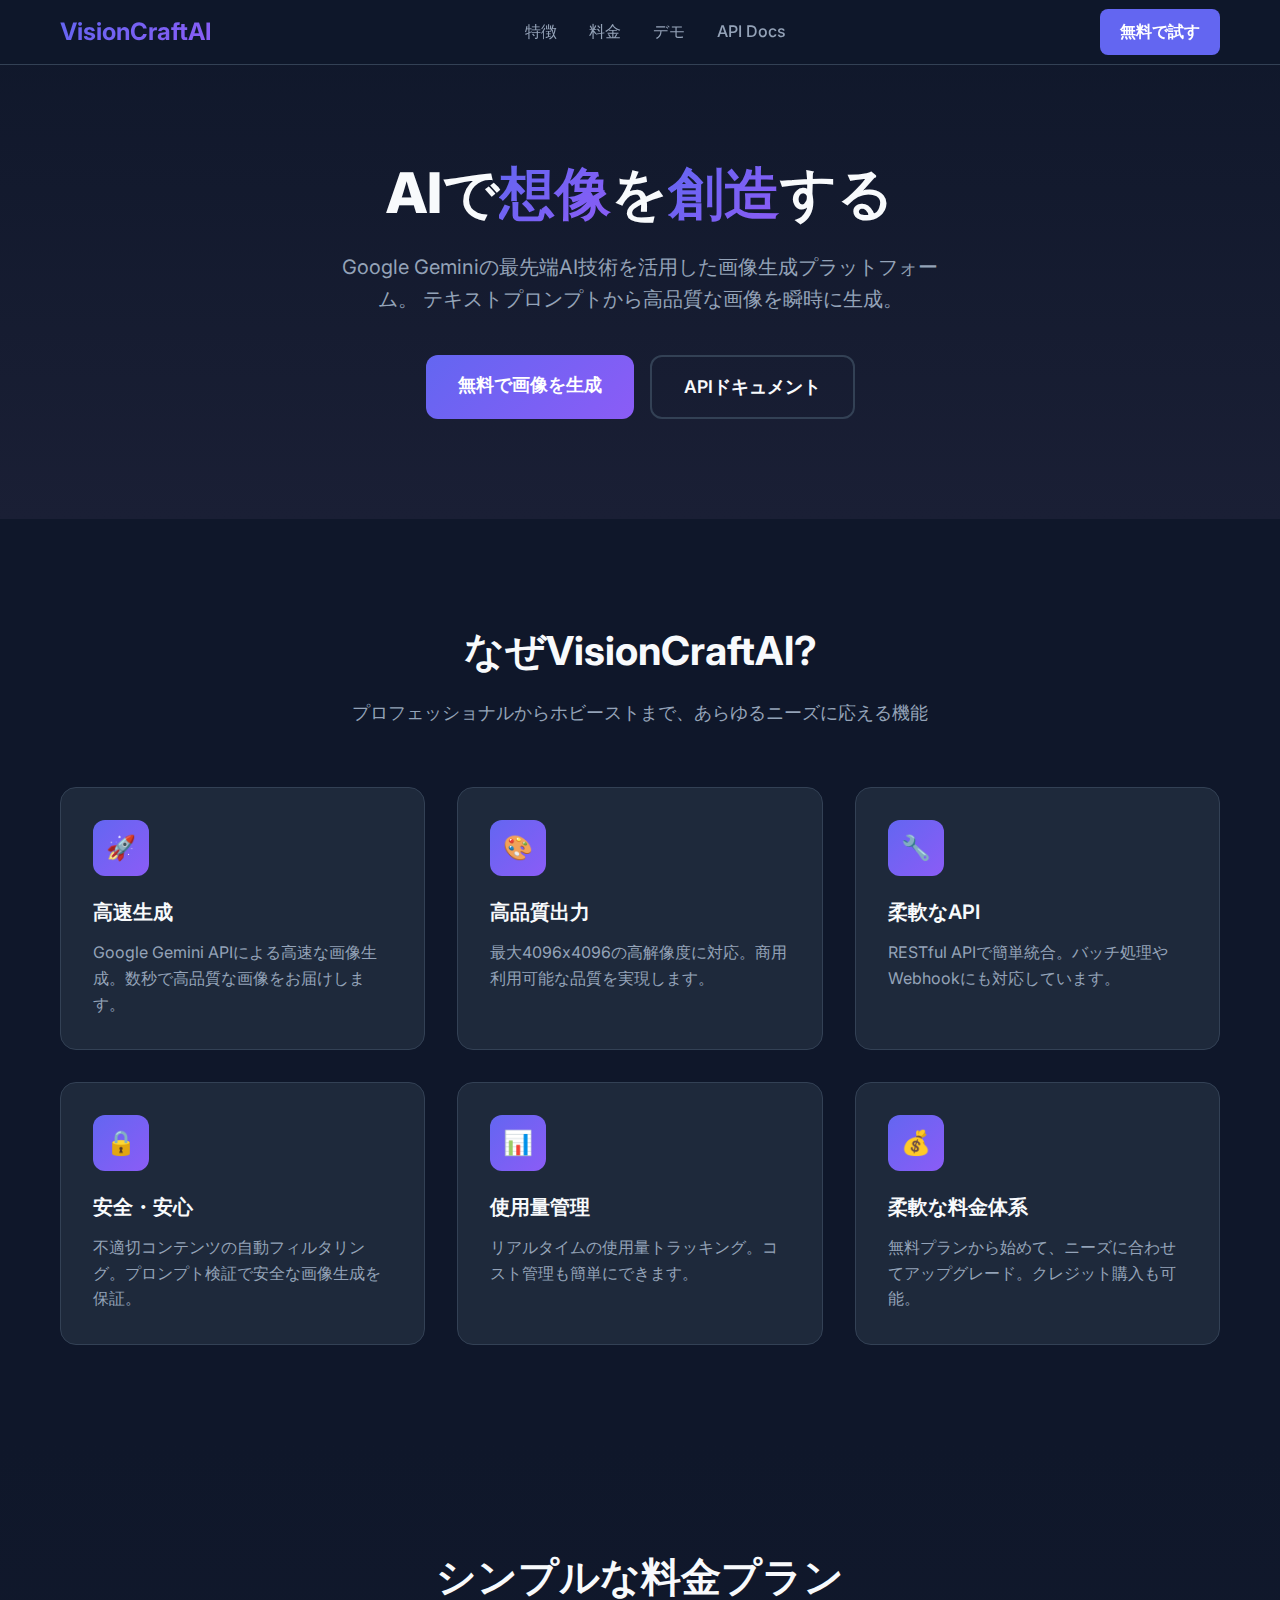
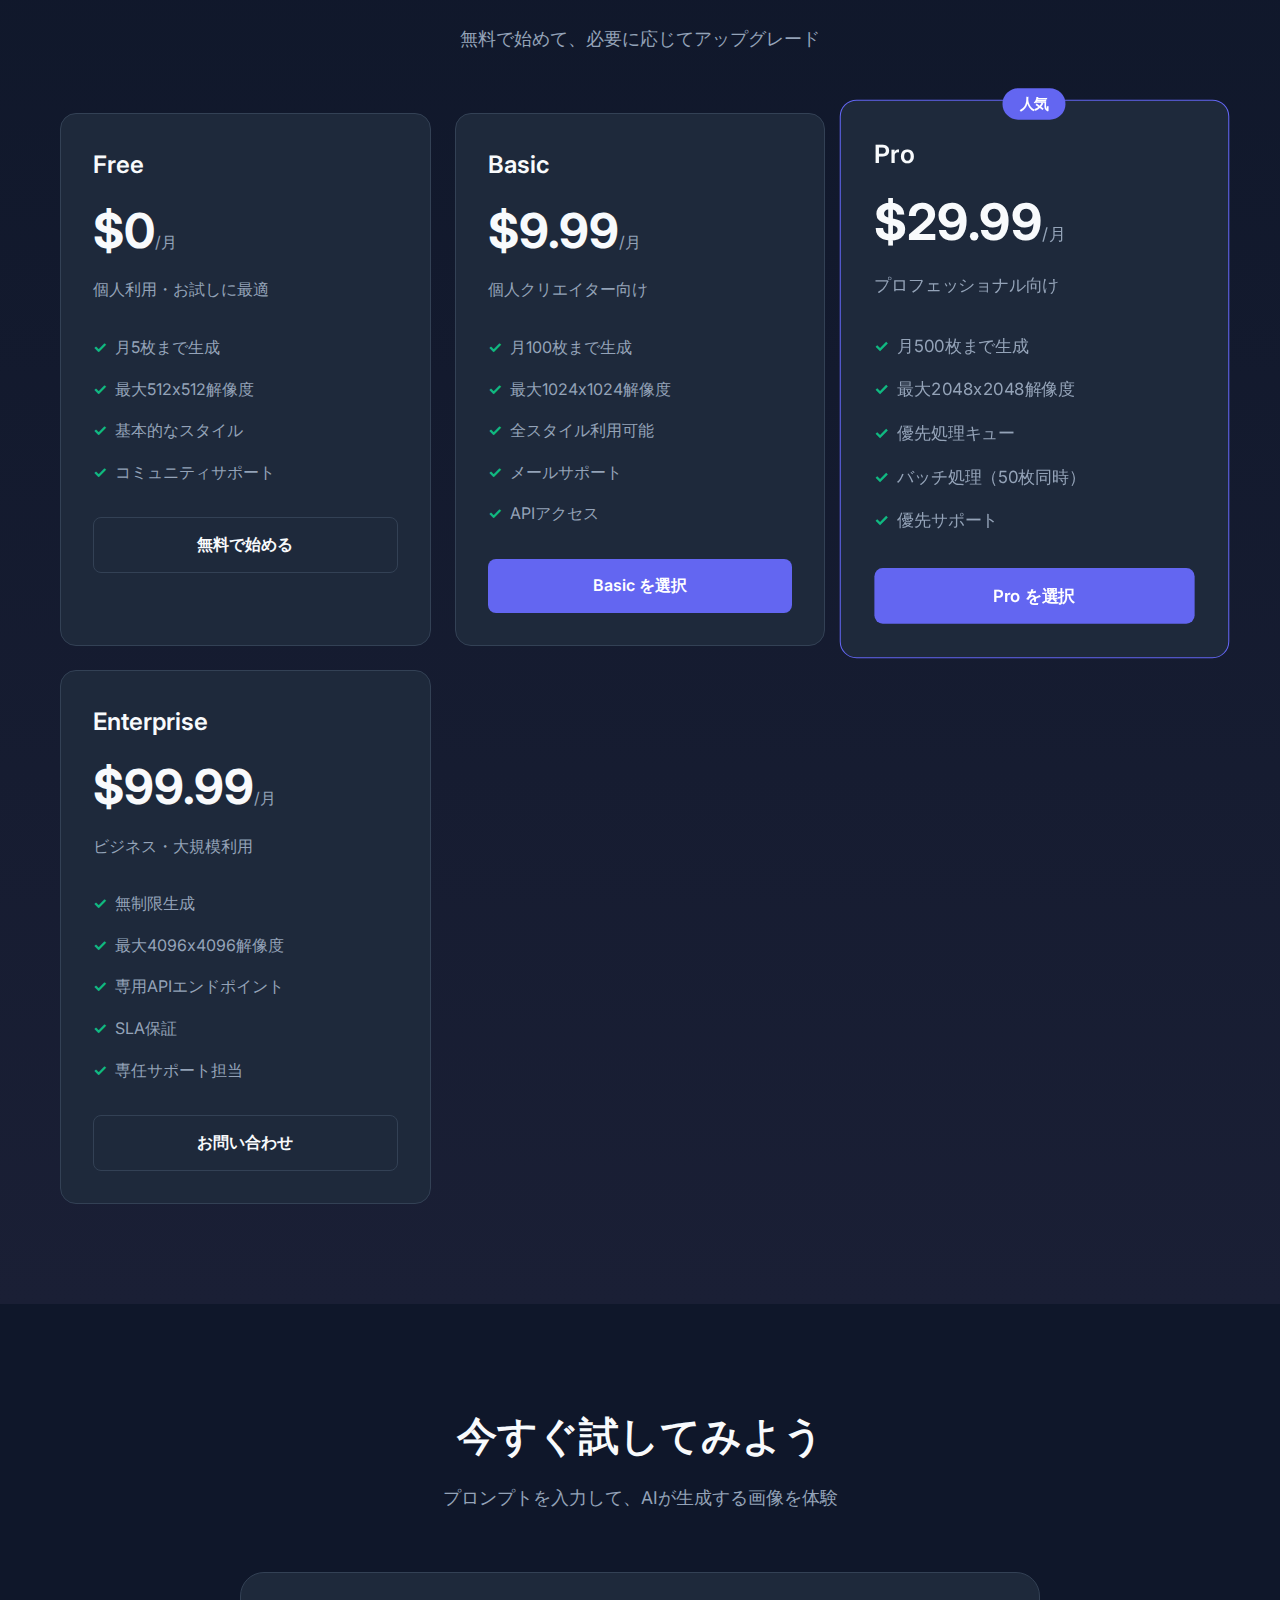
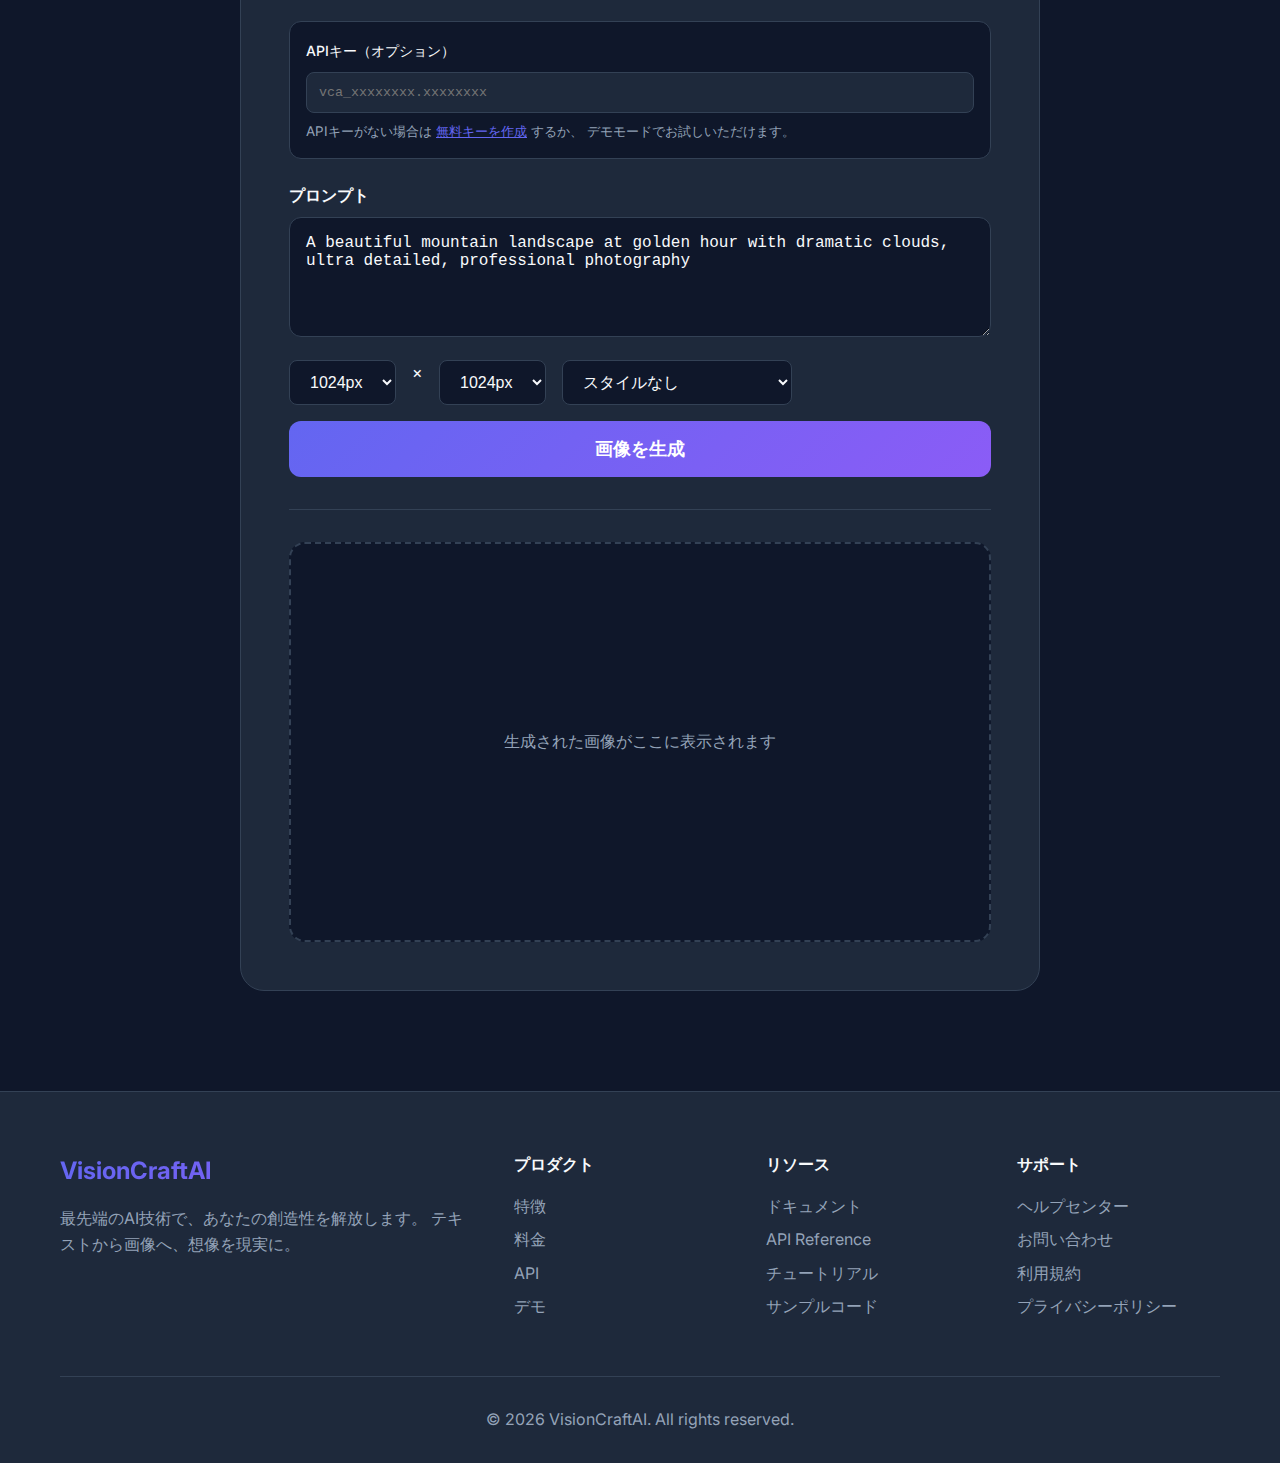
<file: templates/index.html>
<!DOCTYPE html>
<html lang="ja" prefix="og: https://ogp.me/ns#">
<head>
    <meta charset="UTF-8">
    <meta name="viewport" content="width=device-width, initial-scale=1.0">

    <!-- 基本SEOメタタグ -->
    <meta name="description" content="VisionCraftAI - Google Gemini 3を活用した最先端AI画像生成プラットフォーム。テキストプロンプトから高品質な画像を数秒で生成。APIアクセス対応、商用利用可能。">
    <meta name="keywords" content="AI画像生成, AI art, Gemini API, 画像生成AI, テキストから画像, AI画像編集, 人工知能, 画像生成サービス, AI API">
    <meta name="author" content="VisionCraftAI">
    <meta name="robots" content="index, follow">
    <meta name="googlebot" content="index, follow">
    <link rel="canonical" href="https://visioncraftai.example.com/">

    <!-- Open Graph (Facebook, LinkedIn) -->
    <meta property="og:type" content="website">
    <meta property="og:site_name" content="VisionCraftAI">
    <meta property="og:title" content="VisionCraftAI - 最先端AI画像生成プラットフォーム">
    <meta property="og:description" content="Google Gemini 3を活用したAI画像生成。テキストプロンプトから高品質な画像を数秒で生成。無料プランあり。">
    <meta property="og:url" content="https://visioncraftai.example.com/">
    <meta property="og:image" content="https://visioncraftai.example.com/static/images/og-image.png">
    <meta property="og:image:width" content="1200">
    <meta property="og:image:height" content="630">
    <meta property="og:locale" content="ja_JP">

    <!-- Twitter Card -->
    <meta name="twitter:card" content="summary_large_image">
    <meta name="twitter:site" content="@VisionCraftAI">
    <meta name="twitter:creator" content="@VisionCraftAI">
    <meta name="twitter:title" content="VisionCraftAI - AI画像生成プラットフォーム">
    <meta name="twitter:description" content="Google Gemini 3を活用したAI画像生成。テキストから高品質画像を数秒で生成。無料プランあり。">
    <meta name="twitter:image" content="https://visioncraftai.example.com/static/images/twitter-card.png">

    <!-- 追加SEOメタタグ -->
    <meta name="theme-color" content="#6366f1">
    <meta name="msapplication-TileColor" content="#6366f1">
    <meta name="application-name" content="VisionCraftAI">
    <meta name="apple-mobile-web-app-title" content="VisionCraftAI">
    <meta name="apple-mobile-web-app-capable" content="yes">
    <meta name="apple-mobile-web-app-status-bar-style" content="black-translucent">

    <title>VisionCraftAI - AI画像生成プラットフォーム | Google Gemini API</title>

    <!-- Preconnect for performance -->
    <link rel="preconnect" href="https://fonts.googleapis.com">
    <link rel="preconnect" href="https://fonts.gstatic.com" crossorigin>
    <link rel="dns-prefetch" href="https://fonts.googleapis.com">

    <link href="https://fonts.googleapis.com/css2?family=Inter:wght@400;500;600;700;800&display=swap" rel="stylesheet">
    <link rel="stylesheet" href="/static/css/style.css">

    <!-- Schema.org 構造化データ -->
    <script type="application/ld+json">
    {
        "@context": "https://schema.org",
        "@type": "SoftwareApplication",
        "name": "VisionCraftAI",
        "applicationCategory": "MultimediaApplication",
        "operatingSystem": "Web",
        "description": "Google Gemini 3を活用したAI画像生成プラットフォーム。テキストプロンプトから高品質な画像を数秒で生成。",
        "url": "https://visioncraftai.example.com/",
        "offers": [
            {
                "@type": "Offer",
                "name": "Free",
                "price": "0",
                "priceCurrency": "USD",
                "description": "月5枚まで生成、512x512解像度"
            },
            {
                "@type": "Offer",
                "name": "Basic",
                "price": "9.99",
                "priceCurrency": "USD",
                "priceValidUntil": "2027-12-31",
                "description": "月100枚まで生成、1024x1024解像度"
            },
            {
                "@type": "Offer",
                "name": "Pro",
                "price": "29.99",
                "priceCurrency": "USD",
                "priceValidUntil": "2027-12-31",
                "description": "月500枚まで生成、2048x2048解像度、優先処理"
            },
            {
                "@type": "Offer",
                "name": "Enterprise",
                "price": "99.99",
                "priceCurrency": "USD",
                "priceValidUntil": "2027-12-31",
                "description": "無制限生成、4096x4096解像度、SLA保証"
            }
        ],
        "aggregateRating": {
            "@type": "AggregateRating",
            "ratingValue": "4.8",
            "ratingCount": "127",
            "bestRating": "5",
            "worstRating": "1"
        },
        "featureList": [
            "Google Gemini 3による高品質画像生成",
            "最大4096x4096解像度対応",
            "RESTful API提供",
            "バッチ処理対応",
            "不適切コンテンツ自動フィルタリング"
        ]
    }
    </script>

    <!-- Organization 構造化データ -->
    <script type="application/ld+json">
    {
        "@context": "https://schema.org",
        "@type": "Organization",
        "name": "VisionCraftAI",
        "url": "https://visioncraftai.example.com/",
        "logo": "https://visioncraftai.example.com/static/images/logo.png",
        "sameAs": [
            "https://twitter.com/VisionCraftAI",
            "https://github.com/VisionCraftAI"
        ],
        "contactPoint": {
            "@type": "ContactPoint",
            "email": "contact@visioncraftai.example.com",
            "contactType": "customer service"
        }
    }
    </script>

    <!-- FAQ 構造化データ -->
    <script type="application/ld+json">
    {
        "@context": "https://schema.org",
        "@type": "FAQPage",
        "mainEntity": [
            {
                "@type": "Question",
                "name": "VisionCraftAIとは何ですか？",
                "acceptedAnswer": {
                    "@type": "Answer",
                    "text": "VisionCraftAIは、Google Gemini 3モデルを活用したAI画像生成プラットフォームです。テキストプロンプトを入力するだけで、高品質な画像を数秒で生成できます。"
                }
            },
            {
                "@type": "Question",
                "name": "無料で使えますか？",
                "acceptedAnswer": {
                    "@type": "Answer",
                    "text": "はい、無料プランでは月5枚まで画像を生成できます。より多くの画像を生成したい場合は、Basic（$9.99/月）やPro（$29.99/月）プランをご利用ください。"
                }
            },
            {
                "@type": "Question",
                "name": "APIは提供されていますか？",
                "acceptedAnswer": {
                    "@type": "Answer",
                    "text": "はい、RESTful APIを提供しています。BasicプランからAPIアクセスが可能で、バッチ処理やWebhookにも対応しています。"
                }
            },
            {
                "@type": "Question",
                "name": "生成した画像は商用利用できますか？",
                "acceptedAnswer": {
                    "@type": "Answer",
                    "text": "はい、有料プランで生成した画像は商用利用可能です。ただし、生成時のプロンプトに第三者の著作権・商標を侵害する内容が含まれないようご注意ください。"
                }
            }
        ]
    }
    </script>
</head>
<body>
    <!-- ナビゲーション -->
    <nav class="navbar">
        <div class="container">
            <a href="/" class="logo">VisionCraftAI</a>
            <ul class="nav-links">
                <li><a href="#features">特徴</a></li>
                <li><a href="#pricing">料金</a></li>
                <li><a href="#demo">デモ</a></li>
                <li><a href="/docs">API Docs</a></li>
            </ul>
            <a href="#demo" class="nav-cta">無料で試す</a>
        </div>
    </nav>

    <!-- ヒーローセクション -->
    <section class="hero">
        <div class="container">
            <h1>
                AIで<span>想像</span>を<span>創造</span>する
            </h1>
            <p>
                Google Geminiの最先端AI技術を活用した画像生成プラットフォーム。
                テキストプロンプトから高品質な画像を瞬時に生成。
            </p>
            <div class="hero-buttons">
                <a href="#demo" class="btn-primary">無料で画像を生成</a>
                <a href="/docs" class="btn-secondary">APIドキュメント</a>
            </div>
        </div>
    </section>

    <!-- 特徴セクション -->
    <section class="features" id="features">
        <div class="container">
            <h2 class="section-title">なぜVisionCraftAI?</h2>
            <p class="section-subtitle">プロフェッショナルからホビーストまで、あらゆるニーズに応える機能</p>

            <div class="features-grid">
                <div class="feature-card">
                    <div class="feature-icon">🚀</div>
                    <h3>高速生成</h3>
                    <p>Google Gemini APIによる高速な画像生成。数秒で高品質な画像をお届けします。</p>
                </div>

                <div class="feature-card">
                    <div class="feature-icon">🎨</div>
                    <h3>高品質出力</h3>
                    <p>最大4096x4096の高解像度に対応。商用利用可能な品質を実現します。</p>
                </div>

                <div class="feature-card">
                    <div class="feature-icon">🔧</div>
                    <h3>柔軟なAPI</h3>
                    <p>RESTful APIで簡単統合。バッチ処理やWebhookにも対応しています。</p>
                </div>

                <div class="feature-card">
                    <div class="feature-icon">🔒</div>
                    <h3>安全・安心</h3>
                    <p>不適切コンテンツの自動フィルタリング。プロンプト検証で安全な画像生成を保証。</p>
                </div>

                <div class="feature-card">
                    <div class="feature-icon">📊</div>
                    <h3>使用量管理</h3>
                    <p>リアルタイムの使用量トラッキング。コスト管理も簡単にできます。</p>
                </div>

                <div class="feature-card">
                    <div class="feature-icon">💰</div>
                    <h3>柔軟な料金体系</h3>
                    <p>無料プランから始めて、ニーズに合わせてアップグレード。クレジット購入も可能。</p>
                </div>
            </div>
        </div>
    </section>

    <!-- 料金セクション -->
    <section class="pricing" id="pricing">
        <div class="container">
            <h2 class="section-title">シンプルな料金プラン</h2>
            <p class="section-subtitle">無料で始めて、必要に応じてアップグレード</p>

            <div class="pricing-grid">
                <div class="pricing-card">
                    <h3>Free</h3>
                    <div class="price">$0<span>/月</span></div>
                    <p class="price-desc">個人利用・お試しに最適</p>
                    <ul class="pricing-features">
                        <li>月5枚まで生成</li>
                        <li>最大512x512解像度</li>
                        <li>基本的なスタイル</li>
                        <li>コミュニティサポート</li>
                    </ul>
                    <a href="#demo" class="pricing-btn pricing-btn-secondary" data-plan="free">無料で始める</a>
                </div>

                <div class="pricing-card">
                    <h3>Basic</h3>
                    <div class="price">$9.99<span>/月</span></div>
                    <p class="price-desc">個人クリエイター向け</p>
                    <ul class="pricing-features">
                        <li>月100枚まで生成</li>
                        <li>最大1024x1024解像度</li>
                        <li>全スタイル利用可能</li>
                        <li>メールサポート</li>
                        <li>APIアクセス</li>
                    </ul>
                    <a href="#" class="pricing-btn pricing-btn-primary" data-plan="basic">Basic を選択</a>
                </div>

                <div class="pricing-card popular">
                    <h3>Pro</h3>
                    <div class="price">$29.99<span>/月</span></div>
                    <p class="price-desc">プロフェッショナル向け</p>
                    <ul class="pricing-features">
                        <li>月500枚まで生成</li>
                        <li>最大2048x2048解像度</li>
                        <li>優先処理キュー</li>
                        <li>バッチ処理（50枚同時）</li>
                        <li>優先サポート</li>
                    </ul>
                    <a href="#" class="pricing-btn pricing-btn-primary" data-plan="pro">Pro を選択</a>
                </div>

                <div class="pricing-card">
                    <h3>Enterprise</h3>
                    <div class="price">$99.99<span>/月</span></div>
                    <p class="price-desc">ビジネス・大規模利用</p>
                    <ul class="pricing-features">
                        <li>無制限生成</li>
                        <li>最大4096x4096解像度</li>
                        <li>専用APIエンドポイント</li>
                        <li>SLA保証</li>
                        <li>専任サポート担当</li>
                    </ul>
                    <a href="#" class="pricing-btn pricing-btn-secondary" data-plan="enterprise">お問い合わせ</a>
                </div>
            </div>
        </div>
    </section>

    <!-- デモセクション -->
    <section class="demo-section" id="demo">
        <div class="container">
            <h2 class="section-title">今すぐ試してみよう</h2>
            <p class="section-subtitle">プロンプトを入力して、AIが生成する画像を体験</p>

            <div class="demo-container">
                <div class="api-key-section">
                    <label for="apiKeyInput">APIキー（オプション）</label>
                    <input type="text" id="apiKeyInput" placeholder="vca_xxxxxxxx.xxxxxxxx">
                    <small>
                        APIキーがない場合は <a href="#" id="createKeyBtn">無料キーを作成</a> するか、
                        デモモードでお試しいただけます。
                    </small>
                </div>

                <div class="demo-form">
                    <label for="promptInput">プロンプト</label>
                    <textarea id="promptInput" placeholder="例: A serene Japanese garden with cherry blossoms at sunset, photorealistic, 4K quality">A beautiful mountain landscape at golden hour with dramatic clouds, ultra detailed, professional photography</textarea>

                    <div class="demo-options">
                        <select id="widthSelect">
                            <option value="512">512px</option>
                            <option value="1024" selected>1024px</option>
                            <option value="2048">2048px</option>
                        </select>
                        <span>×</span>
                        <select id="heightSelect">
                            <option value="512">512px</option>
                            <option value="1024" selected>1024px</option>
                            <option value="2048">2048px</option>
                        </select>
                        <select id="styleSelect">
                            <option value="">スタイルなし</option>
                            <option value="photorealistic">フォトリアリスティック</option>
                            <option value="artistic">アーティスティック</option>
                            <option value="anime">アニメ調</option>
                            <option value="digital_art">デジタルアート</option>
                        </select>
                    </div>

                    <button id="generateBtn" class="generate-btn">画像を生成</button>
                </div>

                <div class="demo-result" id="resultContainer">
                    <div class="result-placeholder" id="resultPlaceholder">
                        生成された画像がここに表示されます
                    </div>
                    <img class="result-image" id="resultImage" alt="Generated Image">
                </div>
            </div>
        </div>
    </section>

    <!-- フッター -->
    <footer class="footer">
        <div class="container">
            <div class="footer-grid">
                <div class="footer-brand">
                    <div class="logo">VisionCraftAI</div>
                    <p>
                        最先端のAI技術で、あなたの創造性を解放します。
                        テキストから画像へ、想像を現実に。
                    </p>
                </div>

                <div class="footer-links">
                    <h4>プロダクト</h4>
                    <ul>
                        <li><a href="#features">特徴</a></li>
                        <li><a href="#pricing">料金</a></li>
                        <li><a href="/docs">API</a></li>
                        <li><a href="#demo">デモ</a></li>
                    </ul>
                </div>

                <div class="footer-links">
                    <h4>リソース</h4>
                    <ul>
                        <li><a href="/docs">ドキュメント</a></li>
                        <li><a href="/redoc">API Reference</a></li>
                        <li><a href="#">チュートリアル</a></li>
                        <li><a href="#">サンプルコード</a></li>
                    </ul>
                </div>

                <div class="footer-links">
                    <h4>サポート</h4>
                    <ul>
                        <li><a href="#">ヘルプセンター</a></li>
                        <li><a href="#">お問い合わせ</a></li>
                        <li><a href="#">利用規約</a></li>
                        <li><a href="#">プライバシーポリシー</a></li>
                    </ul>
                </div>
            </div>

            <div class="footer-bottom">
                <p>&copy; 2026 VisionCraftAI. All rights reserved.</p>
            </div>
        </div>
    </footer>

    <!-- 通知 -->
    <div id="notification" class="notification"></div>

    <script src="/static/js/app.js"></script>
</body>
</html>
</file>
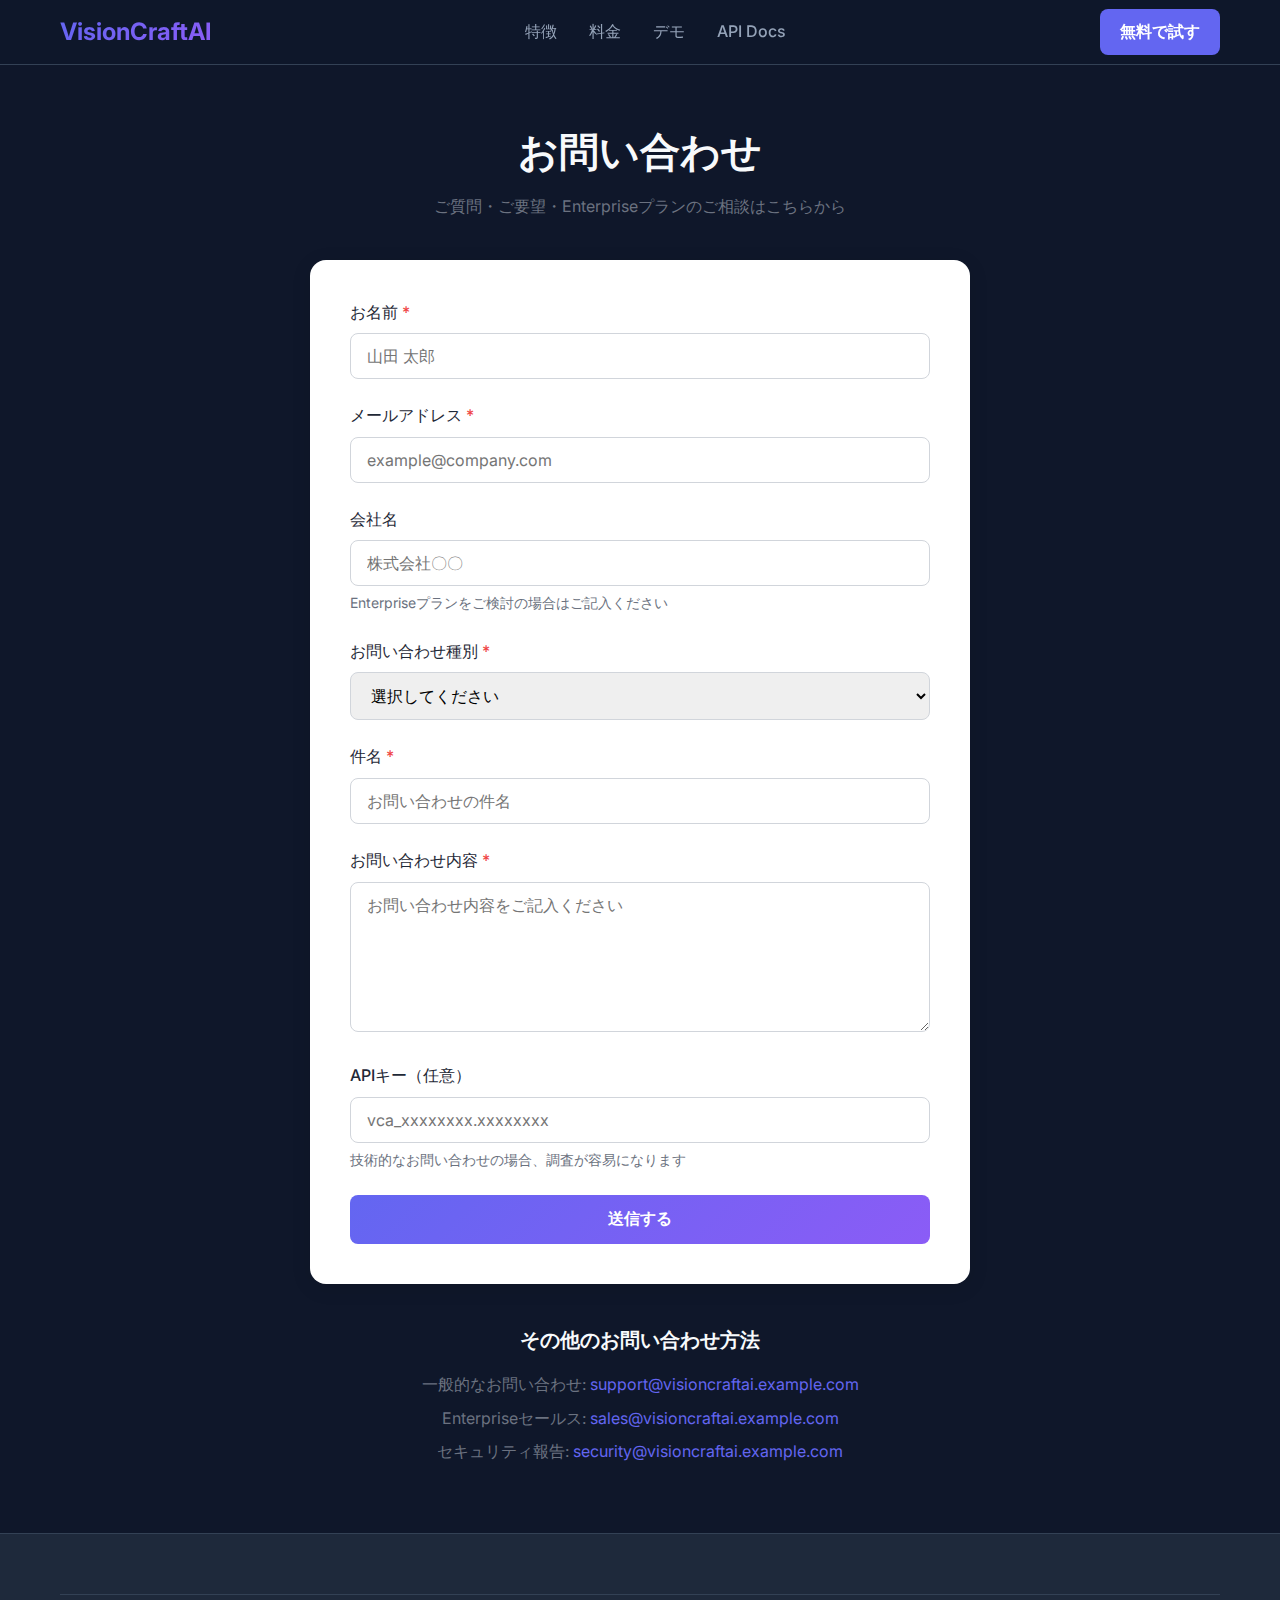
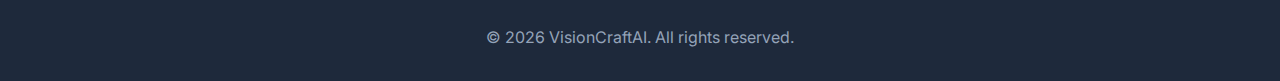
<file: templates/contact.html>
<!DOCTYPE html>
<html lang="ja">
<head>
    <meta charset="UTF-8">
    <meta name="viewport" content="width=device-width, initial-scale=1.0">
    <meta name="description" content="VisionCraftAI お問い合わせ - ご質問・ご要望・Enterprise相談">
    <title>お問い合わせ | VisionCraftAI</title>
    <link href="https://fonts.googleapis.com/css2?family=Inter:wght@400;500;600;700&display=swap" rel="stylesheet">
    <link rel="stylesheet" href="/static/css/style.css">
    <style>
        .contact-container {
            max-width: 700px;
            margin: 0 auto;
            padding: 120px 20px 60px;
        }
        .contact-container h1 {
            font-size: 2.5rem;
            margin-bottom: 10px;
            text-align: center;
        }
        .contact-container .subtitle {
            color: #6b7280;
            text-align: center;
            margin-bottom: 40px;
        }
        .contact-form {
            background: white;
            padding: 40px;
            border-radius: 16px;
            box-shadow: 0 4px 20px rgba(0, 0, 0, 0.1);
        }
        .form-group {
            margin-bottom: 24px;
        }
        .form-group label {
            display: block;
            font-weight: 500;
            margin-bottom: 8px;
            color: #1f2937;
        }
        .form-group label .required {
            color: #ef4444;
            margin-left: 4px;
        }
        .form-group input,
        .form-group select,
        .form-group textarea {
            width: 100%;
            padding: 12px 16px;
            border: 1px solid #d1d5db;
            border-radius: 8px;
            font-size: 1rem;
            font-family: inherit;
            transition: border-color 0.2s, box-shadow 0.2s;
        }
        .form-group input:focus,
        .form-group select:focus,
        .form-group textarea:focus {
            outline: none;
            border-color: #6366f1;
            box-shadow: 0 0 0 3px rgba(99, 102, 241, 0.1);
        }
        .form-group textarea {
            min-height: 150px;
            resize: vertical;
        }
        .form-group small {
            display: block;
            margin-top: 6px;
            color: #6b7280;
            font-size: 0.875rem;
        }
        .submit-btn {
            width: 100%;
            padding: 14px 24px;
            background: linear-gradient(135deg, #6366f1, #8b5cf6);
            color: white;
            border: none;
            border-radius: 8px;
            font-size: 1rem;
            font-weight: 600;
            cursor: pointer;
            transition: transform 0.2s, box-shadow 0.2s;
        }
        .submit-btn:hover {
            transform: translateY(-2px);
            box-shadow: 0 8px 20px rgba(99, 102, 241, 0.3);
        }
        .submit-btn:disabled {
            opacity: 0.6;
            cursor: not-allowed;
            transform: none;
        }
        .contact-info {
            margin-top: 40px;
            text-align: center;
        }
        .contact-info h3 {
            font-size: 1.25rem;
            margin-bottom: 16px;
        }
        .contact-info p {
            color: #6b7280;
            margin-bottom: 8px;
        }
        .contact-info a {
            color: #6366f1;
            text-decoration: none;
        }
        .success-message {
            display: none;
            background: #d1fae5;
            color: #065f46;
            padding: 16px;
            border-radius: 8px;
            margin-bottom: 24px;
            text-align: center;
        }
        .error-message {
            display: none;
            background: #fee2e2;
            color: #991b1b;
            padding: 16px;
            border-radius: 8px;
            margin-bottom: 24px;
            text-align: center;
        }
    </style>
</head>
<body>
    <nav class="navbar">
        <div class="container">
            <a href="/" class="logo">VisionCraftAI</a>
            <ul class="nav-links">
                <li><a href="/#features">特徴</a></li>
                <li><a href="/#pricing">料金</a></li>
                <li><a href="/#demo">デモ</a></li>
                <li><a href="/docs">API Docs</a></li>
            </ul>
            <a href="/#demo" class="nav-cta">無料で試す</a>
        </div>
    </nav>

    <div class="contact-container">
        <h1>お問い合わせ</h1>
        <p class="subtitle">ご質問・ご要望・Enterpriseプランのご相談はこちらから</p>

        <div class="contact-form">
            <div class="success-message" id="successMessage">
                お問い合わせを受け付けました。2-3営業日以内にご返信いたします。
            </div>
            <div class="error-message" id="errorMessage">
                送信に失敗しました。しばらくしてから再度お試しください。
            </div>

            <form id="contactForm">
                <div class="form-group">
                    <label for="name">お名前<span class="required">*</span></label>
                    <input type="text" id="name" name="name" required placeholder="山田 太郎">
                </div>

                <div class="form-group">
                    <label for="email">メールアドレス<span class="required">*</span></label>
                    <input type="email" id="email" name="email" required placeholder="example@company.com">
                </div>

                <div class="form-group">
                    <label for="company">会社名</label>
                    <input type="text" id="company" name="company" placeholder="株式会社〇〇">
                    <small>Enterpriseプランをご検討の場合はご記入ください</small>
                </div>

                <div class="form-group">
                    <label for="category">お問い合わせ種別<span class="required">*</span></label>
                    <select id="category" name="category" required>
                        <option value="">選択してください</option>
                        <option value="general">一般的なご質問</option>
                        <option value="technical">技術的なご質問</option>
                        <option value="billing">料金・お支払いについて</option>
                        <option value="enterprise">Enterpriseプランのご相談</option>
                        <option value="partnership">パートナーシップ・提携</option>
                        <option value="bug">不具合報告</option>
                        <option value="feature">機能リクエスト</option>
                        <option value="other">その他</option>
                    </select>
                </div>

                <div class="form-group">
                    <label for="subject">件名<span class="required">*</span></label>
                    <input type="text" id="subject" name="subject" required placeholder="お問い合わせの件名">
                </div>

                <div class="form-group">
                    <label for="message">お問い合わせ内容<span class="required">*</span></label>
                    <textarea id="message" name="message" required placeholder="お問い合わせ内容をご記入ください"></textarea>
                </div>

                <div class="form-group">
                    <label for="apiKey">APIキー（任意）</label>
                    <input type="text" id="apiKey" name="api_key" placeholder="vca_xxxxxxxx.xxxxxxxx">
                    <small>技術的なお問い合わせの場合、調査が容易になります</small>
                </div>

                <button type="submit" class="submit-btn" id="submitBtn">送信する</button>
            </form>
        </div>

        <div class="contact-info">
            <h3>その他のお問い合わせ方法</h3>
            <p>一般的なお問い合わせ: <a href="mailto:support@visioncraftai.example.com">support@visioncraftai.example.com</a></p>
            <p>Enterpriseセールス: <a href="mailto:sales@visioncraftai.example.com">sales@visioncraftai.example.com</a></p>
            <p>セキュリティ報告: <a href="mailto:security@visioncraftai.example.com">security@visioncraftai.example.com</a></p>
        </div>
    </div>

    <footer class="footer">
        <div class="container">
            <div class="footer-bottom">
                <p>&copy; 2026 VisionCraftAI. All rights reserved.</p>
            </div>
        </div>
    </footer>

    <script>
        document.getElementById('contactForm').addEventListener('submit', async function(e) {
            e.preventDefault();

            const submitBtn = document.getElementById('submitBtn');
            const successMessage = document.getElementById('successMessage');
            const errorMessage = document.getElementById('errorMessage');

            // ボタンを無効化
            submitBtn.disabled = true;
            submitBtn.textContent = '送信中...';

            // メッセージをリセット
            successMessage.style.display = 'none';
            errorMessage.style.display = 'none';

            // フォームデータを収集
            const formData = {
                name: document.getElementById('name').value,
                email: document.getElementById('email').value,
                company: document.getElementById('company').value,
                category: document.getElementById('category').value,
                subject: document.getElementById('subject').value,
                message: document.getElementById('message').value,
                api_key: document.getElementById('apiKey').value
            };

            try {
                const response = await fetch('/api/v1/contact', {
                    method: 'POST',
                    headers: {
                        'Content-Type': 'application/json'
                    },
                    body: JSON.stringify(formData)
                });

                if (response.ok) {
                    successMessage.style.display = 'block';
                    this.reset();
                } else {
                    throw new Error('送信に失敗しました');
                }
            } catch (error) {
                console.error('Error:', error);
                errorMessage.style.display = 'block';
            } finally {
                submitBtn.disabled = false;
                submitBtn.textContent = '送信する';
            }
        });
    </script>
</body>
</html>
</file>
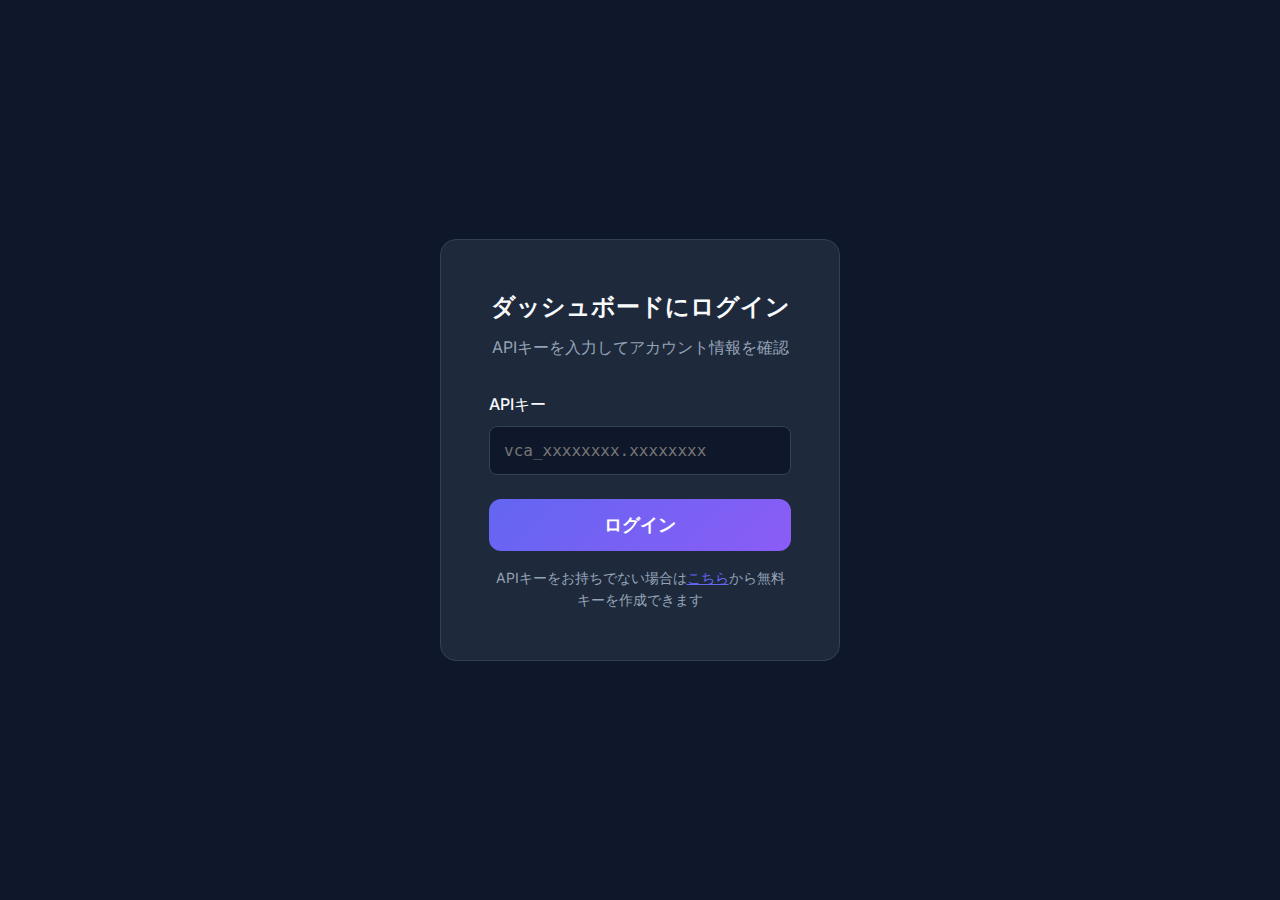
<file: templates/dashboard.html>
<!DOCTYPE html>
<html lang="ja">
<head>
    <meta charset="UTF-8">
    <meta name="viewport" content="width=device-width, initial-scale=1.0">
    <meta name="robots" content="noindex, nofollow">
    <title>ダッシュボード - VisionCraftAI</title>
    <link rel="preconnect" href="https://fonts.googleapis.com">
    <link rel="preconnect" href="https://fonts.gstatic.com" crossorigin>
    <link href="https://fonts.googleapis.com/css2?family=Inter:wght@400;500;600;700&display=swap" rel="stylesheet">
    <link rel="stylesheet" href="/static/css/style.css">
    <link rel="stylesheet" href="/static/css/dashboard.css">
</head>
<body>
    <!-- ナビゲーション -->
    <nav class="navbar">
        <div class="container">
            <a href="/" class="logo">VisionCraftAI</a>
            <ul class="nav-links">
                <li><a href="/dashboard">ダッシュボード</a></li>
                <li><a href="/docs">API Docs</a></li>
                <li><a href="/contact">サポート</a></li>
            </ul>
            <button class="nav-logout" id="logoutBtn">ログアウト</button>
        </div>
    </nav>

    <!-- ログインフォーム（未認証時） -->
    <div class="login-overlay" id="loginOverlay">
        <div class="login-modal">
            <h2>ダッシュボードにログイン</h2>
            <p>APIキーを入力してアカウント情報を確認</p>
            <form id="loginForm">
                <div class="form-group">
                    <label for="apiKeyInput">APIキー</label>
                    <input type="text" id="apiKeyInput" placeholder="vca_xxxxxxxx.xxxxxxxx" required>
                </div>
                <button type="submit" class="btn-primary">ログイン</button>
                <p class="login-help">
                    APIキーをお持ちでない場合は<a href="/#demo">こちら</a>から無料キーを作成できます
                </p>
            </form>
        </div>
    </div>

    <!-- メインコンテンツ -->
    <main class="dashboard-main" id="dashboardMain" style="display: none;">
        <div class="container">
            <!-- 概要カード -->
            <section class="dashboard-header">
                <h1>ダッシュボード</h1>
                <div class="user-info">
                    <span class="tier-badge" id="tierBadge">Free</span>
                    <span class="user-id" id="userId">-</span>
                </div>
            </section>

            <!-- KPIカード -->
            <section class="kpi-grid">
                <div class="kpi-card">
                    <div class="kpi-icon">🎨</div>
                    <div class="kpi-content">
                        <div class="kpi-value" id="monthlyUsed">-</div>
                        <div class="kpi-label">今月の生成数</div>
                        <div class="kpi-sublabel" id="monthlyLimit">/ - 枚</div>
                    </div>
                    <div class="kpi-progress">
                        <div class="kpi-progress-bar" id="monthlyProgress" style="width: 0%"></div>
                    </div>
                </div>

                <div class="kpi-card">
                    <div class="kpi-icon">📅</div>
                    <div class="kpi-content">
                        <div class="kpi-value" id="dailyUsed">-</div>
                        <div class="kpi-label">今日の生成数</div>
                        <div class="kpi-sublabel" id="dailyLimit">/ - 枚</div>
                    </div>
                    <div class="kpi-progress">
                        <div class="kpi-progress-bar" id="dailyProgress" style="width: 0%"></div>
                    </div>
                </div>

                <div class="kpi-card">
                    <div class="kpi-icon">💎</div>
                    <div class="kpi-content">
                        <div class="kpi-value" id="creditBalance">-</div>
                        <div class="kpi-label">クレジット残高</div>
                        <div class="kpi-sublabel" id="bonusCredits">ボーナス: -</div>
                    </div>
                </div>

                <div class="kpi-card">
                    <div class="kpi-icon">🔑</div>
                    <div class="kpi-content">
                        <div class="kpi-value" id="apiKeyCount">-</div>
                        <div class="kpi-label">APIキー数</div>
                        <div class="kpi-sublabel">アクティブ</div>
                    </div>
                </div>
            </section>

            <!-- タブナビゲーション -->
            <section class="dashboard-tabs">
                <button class="tab-btn active" data-tab="subscription">サブスクリプション</button>
                <button class="tab-btn" data-tab="usage">使用量</button>
                <button class="tab-btn" data-tab="apikeys">APIキー</button>
                <button class="tab-btn" data-tab="credits">クレジット</button>
            </section>

            <!-- サブスクリプションタブ -->
            <section class="tab-content active" id="tab-subscription">
                <div class="section-card">
                    <h2>現在のプラン</h2>
                    <div class="current-plan" id="currentPlan">
                        <div class="plan-info">
                            <h3 id="planName">Free</h3>
                            <p id="planStatus">アクティブ</p>
                        </div>
                        <div class="plan-details">
                            <div class="plan-detail">
                                <span class="detail-label">月間生成枚数</span>
                                <span class="detail-value" id="planMonthlyLimit">5枚</span>
                            </div>
                            <div class="plan-detail">
                                <span class="detail-label">最大解像度</span>
                                <span class="detail-value" id="planResolution">512x512</span>
                            </div>
                            <div class="plan-detail">
                                <span class="detail-label">次回更新日</span>
                                <span class="detail-value" id="planRenewal">-</span>
                            </div>
                        </div>
                        <div class="plan-actions">
                            <a href="/#pricing" class="btn-primary">プランをアップグレード</a>
                            <button class="btn-secondary" id="cancelSubscriptionBtn" style="display: none;">キャンセル</button>
                        </div>
                    </div>
                </div>

                <!-- プラン比較 -->
                <div class="section-card">
                    <h2>プランの比較</h2>
                    <div class="plan-comparison">
                        <table>
                            <thead>
                                <tr>
                                    <th>機能</th>
                                    <th>Free</th>
                                    <th>Basic</th>
                                    <th>Pro</th>
                                    <th>Enterprise</th>
                                </tr>
                            </thead>
                            <tbody>
                                <tr>
                                    <td>月間生成枚数</td>
                                    <td>5枚</td>
                                    <td>100枚</td>
                                    <td>500枚</td>
                                    <td>無制限</td>
                                </tr>
                                <tr>
                                    <td>最大解像度</td>
                                    <td>512x512</td>
                                    <td>1024x1024</td>
                                    <td>2048x2048</td>
                                    <td>4096x4096</td>
                                </tr>
                                <tr>
                                    <td>バッチ処理</td>
                                    <td>1枚</td>
                                    <td>10枚</td>
                                    <td>50枚</td>
                                    <td>100枚</td>
                                </tr>
                                <tr>
                                    <td>優先処理</td>
                                    <td>-</td>
                                    <td>-</td>
                                    <td>あり</td>
                                    <td>最優先</td>
                                </tr>
                                <tr>
                                    <td>サポート</td>
                                    <td>コミュニティ</td>
                                    <td>メール</td>
                                    <td>優先メール</td>
                                    <td>専任担当</td>
                                </tr>
                                <tr>
                                    <td>価格</td>
                                    <td>無料</td>
                                    <td>$9.99/月</td>
                                    <td>$29.99/月</td>
                                    <td>$99.99/月</td>
                                </tr>
                            </tbody>
                        </table>
                    </div>
                </div>
            </section>

            <!-- 使用量タブ -->
            <section class="tab-content" id="tab-usage">
                <div class="section-card">
                    <h2>使用量サマリー</h2>
                    <div class="usage-stats">
                        <div class="usage-stat">
                            <div class="stat-value" id="totalGenerations">-</div>
                            <div class="stat-label">総生成数</div>
                        </div>
                        <div class="usage-stat">
                            <div class="stat-value" id="successRate">-</div>
                            <div class="stat-label">成功率</div>
                        </div>
                        <div class="usage-stat">
                            <div class="stat-value" id="avgResponseTime">-</div>
                            <div class="stat-label">平均応答時間</div>
                        </div>
                        <div class="usage-stat">
                            <div class="stat-value" id="estimatedCost">-</div>
                            <div class="stat-label">推定コスト</div>
                        </div>
                    </div>
                </div>

                <div class="section-card">
                    <h2>日別使用量</h2>
                    <div class="usage-chart" id="usageChart">
                        <p class="no-data">使用量データがありません</p>
                    </div>
                </div>

                <div class="section-card">
                    <h2>レート制限状況</h2>
                    <div class="rate-limit-info" id="rateLimitInfo">
                        <div class="rate-limit-item">
                            <span class="rate-label">現在のリクエスト数</span>
                            <span class="rate-value" id="currentRequests">-</span>
                        </div>
                        <div class="rate-limit-item">
                            <span class="rate-label">残りリクエスト数</span>
                            <span class="rate-value" id="remainingRequests">-</span>
                        </div>
                        <div class="rate-limit-item">
                            <span class="rate-label">リセット時刻</span>
                            <span class="rate-value" id="rateLimitReset">-</span>
                        </div>
                    </div>
                </div>
            </section>

            <!-- APIキータブ -->
            <section class="tab-content" id="tab-apikeys">
                <div class="section-card">
                    <div class="section-header">
                        <h2>APIキー管理</h2>
                        <button class="btn-primary" id="createApiKeyBtn">新しいキーを作成</button>
                    </div>
                    <div class="api-keys-list" id="apiKeysList">
                        <p class="no-data">APIキーがありません</p>
                    </div>
                </div>

                <div class="section-card">
                    <h2>APIキーの使い方</h2>
                    <div class="code-example">
                        <h4>cURL</h4>
                        <pre><code>curl -X POST https://api.visioncraftai.example.com/api/v1/generate \
  -H "Content-Type: application/json" \
  -H "X-API-Key: <span class="api-key-placeholder">YOUR_API_KEY</span>" \
  -d '{"prompt": "A beautiful sunset over mountains"}'</code></pre>
                    </div>
                    <div class="code-example">
                        <h4>Python</h4>
                        <pre><code>import requests

response = requests.post(
    "https://api.visioncraftai.example.com/api/v1/generate",
    headers={"X-API-Key": "<span class="api-key-placeholder">YOUR_API_KEY</span>"},
    json={"prompt": "A beautiful sunset over mountains"}
)
image_data = response.json()</code></pre>
                    </div>
                </div>
            </section>

            <!-- クレジットタブ -->
            <section class="tab-content" id="tab-credits">
                <div class="section-card">
                    <h2>クレジット残高</h2>
                    <div class="credit-balance-display">
                        <div class="credit-main">
                            <span class="credit-value" id="creditBalanceLarge">0</span>
                            <span class="credit-label">クレジット</span>
                        </div>
                        <div class="credit-bonus">
                            <span>ボーナス: </span>
                            <span id="bonusBalanceLarge">0</span>
                        </div>
                    </div>
                </div>

                <div class="section-card">
                    <h2>クレジットパッケージ</h2>
                    <div class="credit-packages" id="creditPackages">
                        <div class="credit-package" data-package="credits_10">
                            <div class="package-credits">10 クレジット</div>
                            <div class="package-price">$4.99</div>
                            <button class="btn-secondary">購入</button>
                        </div>
                        <div class="credit-package" data-package="credits_50">
                            <div class="package-credits">50 + 5 クレジット</div>
                            <div class="package-price">$19.99</div>
                            <button class="btn-secondary">購入</button>
                        </div>
                        <div class="credit-package popular" data-package="credits_100">
                            <div class="package-badge">人気</div>
                            <div class="package-credits">100 + 15 クレジット</div>
                            <div class="package-price">$34.99</div>
                            <button class="btn-primary">購入</button>
                        </div>
                        <div class="credit-package" data-package="credits_500">
                            <div class="package-credits">500 + 100 クレジット</div>
                            <div class="package-price">$149.99</div>
                            <button class="btn-secondary">購入</button>
                        </div>
                    </div>
                </div>

                <div class="section-card">
                    <h2>取引履歴</h2>
                    <div class="transactions-list" id="transactionsList">
                        <p class="no-data">取引履歴がありません</p>
                    </div>
                </div>
            </section>
        </div>
    </main>

    <!-- フッター -->
    <footer class="footer dashboard-footer">
        <div class="container">
            <div class="footer-bottom">
                <p>&copy; 2026 VisionCraftAI. All rights reserved.</p>
            </div>
        </div>
    </footer>

    <!-- 通知 -->
    <div id="notification" class="notification"></div>

    <!-- モーダル: APIキー作成 -->
    <div class="modal-overlay" id="createKeyModal" style="display: none;">
        <div class="modal">
            <h2>新しいAPIキーを作成</h2>
            <form id="createKeyForm">
                <div class="form-group">
                    <label for="keyName">キー名（オプション）</label>
                    <input type="text" id="keyName" placeholder="例: 本番用、テスト用">
                </div>
                <div class="form-group">
                    <label for="keyDescription">説明（オプション）</label>
                    <textarea id="keyDescription" placeholder="このキーの用途を記載"></textarea>
                </div>
                <div class="modal-actions">
                    <button type="button" class="btn-secondary" id="cancelCreateKey">キャンセル</button>
                    <button type="submit" class="btn-primary">作成</button>
                </div>
            </form>
        </div>
    </div>

    <!-- モーダル: APIキー表示 -->
    <div class="modal-overlay" id="showKeyModal" style="display: none;">
        <div class="modal">
            <h2>APIキーが作成されました</h2>
            <p class="warning-text">このキーは一度だけ表示されます。必ずコピーして安全な場所に保存してください。</p>
            <div class="key-display">
                <code id="newApiKey">vca_xxxxxxxx.xxxxxxxx</code>
                <button class="copy-btn" id="copyKeyBtn">コピー</button>
            </div>
            <div class="modal-actions">
                <button class="btn-primary" id="closeShowKeyModal">閉じる</button>
            </div>
        </div>
    </div>

    <script src="/static/js/dashboard.js"></script>
</body>
</html>
</file>
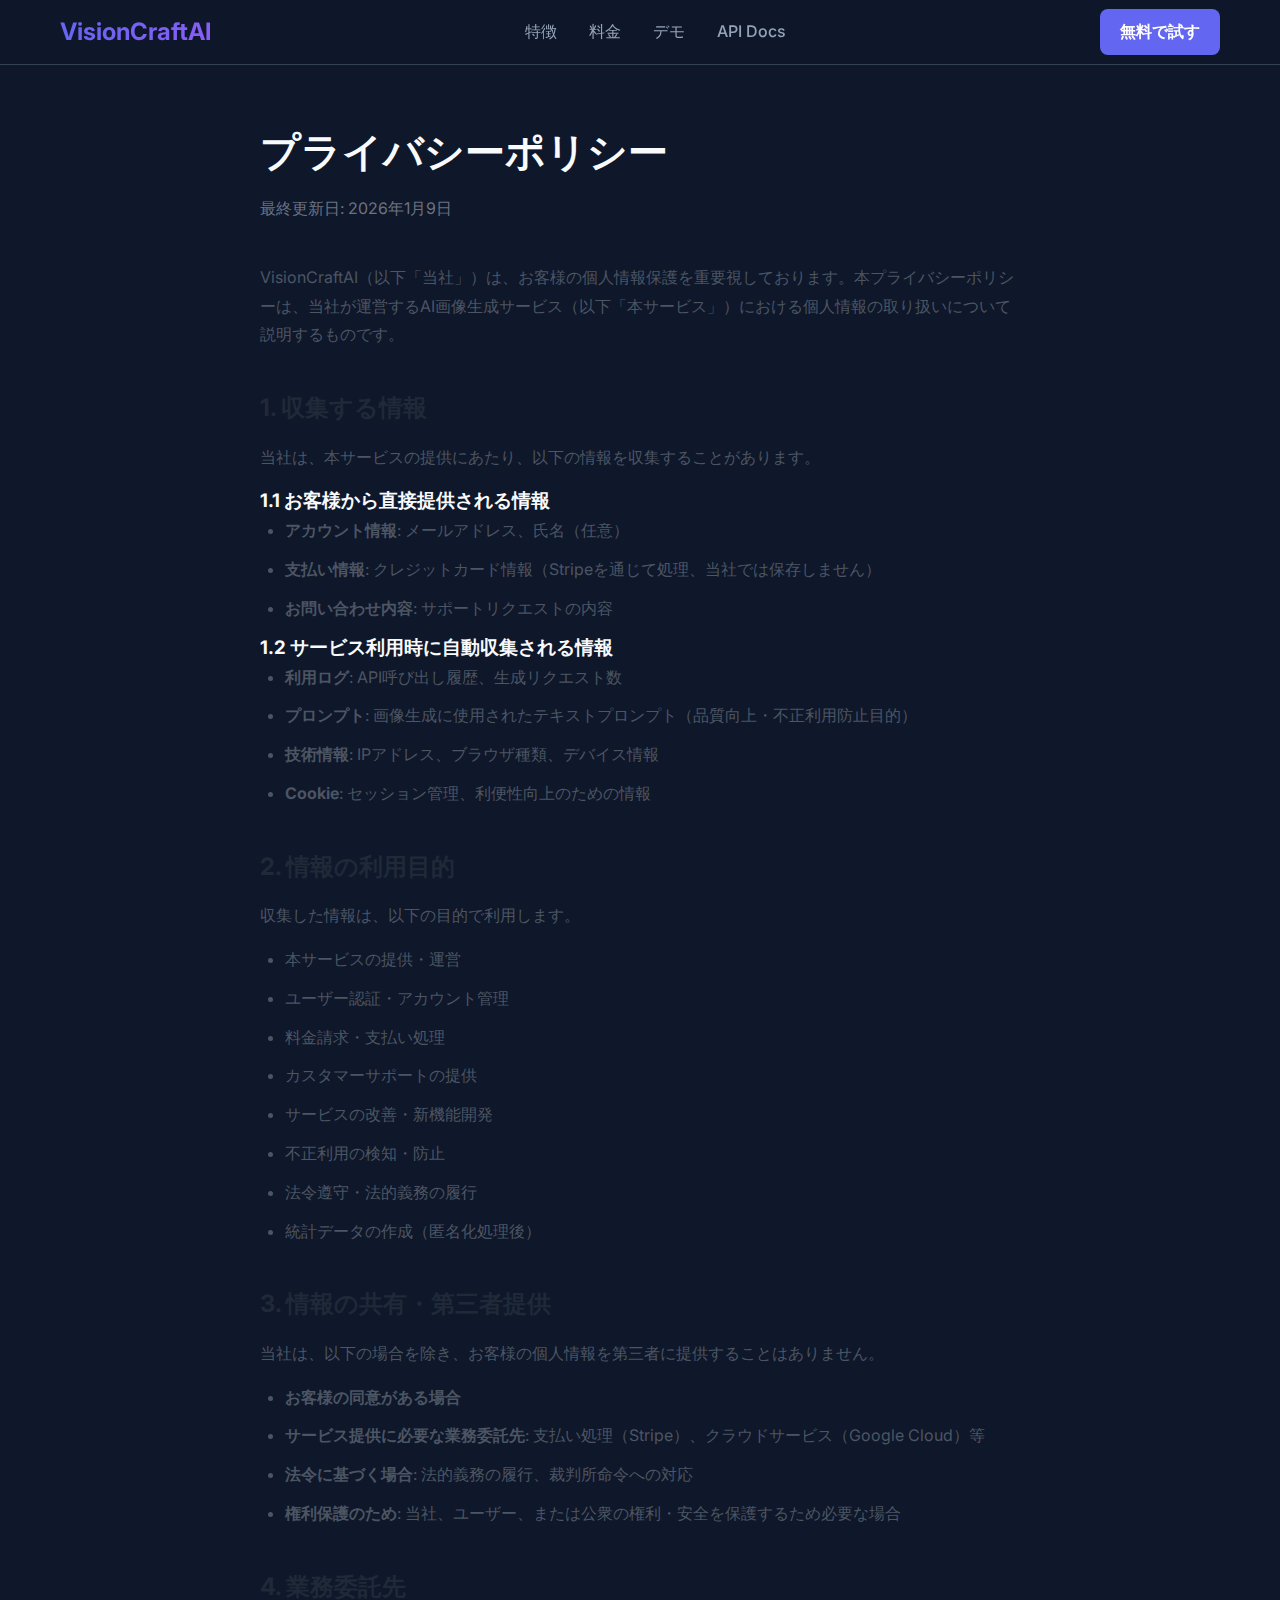
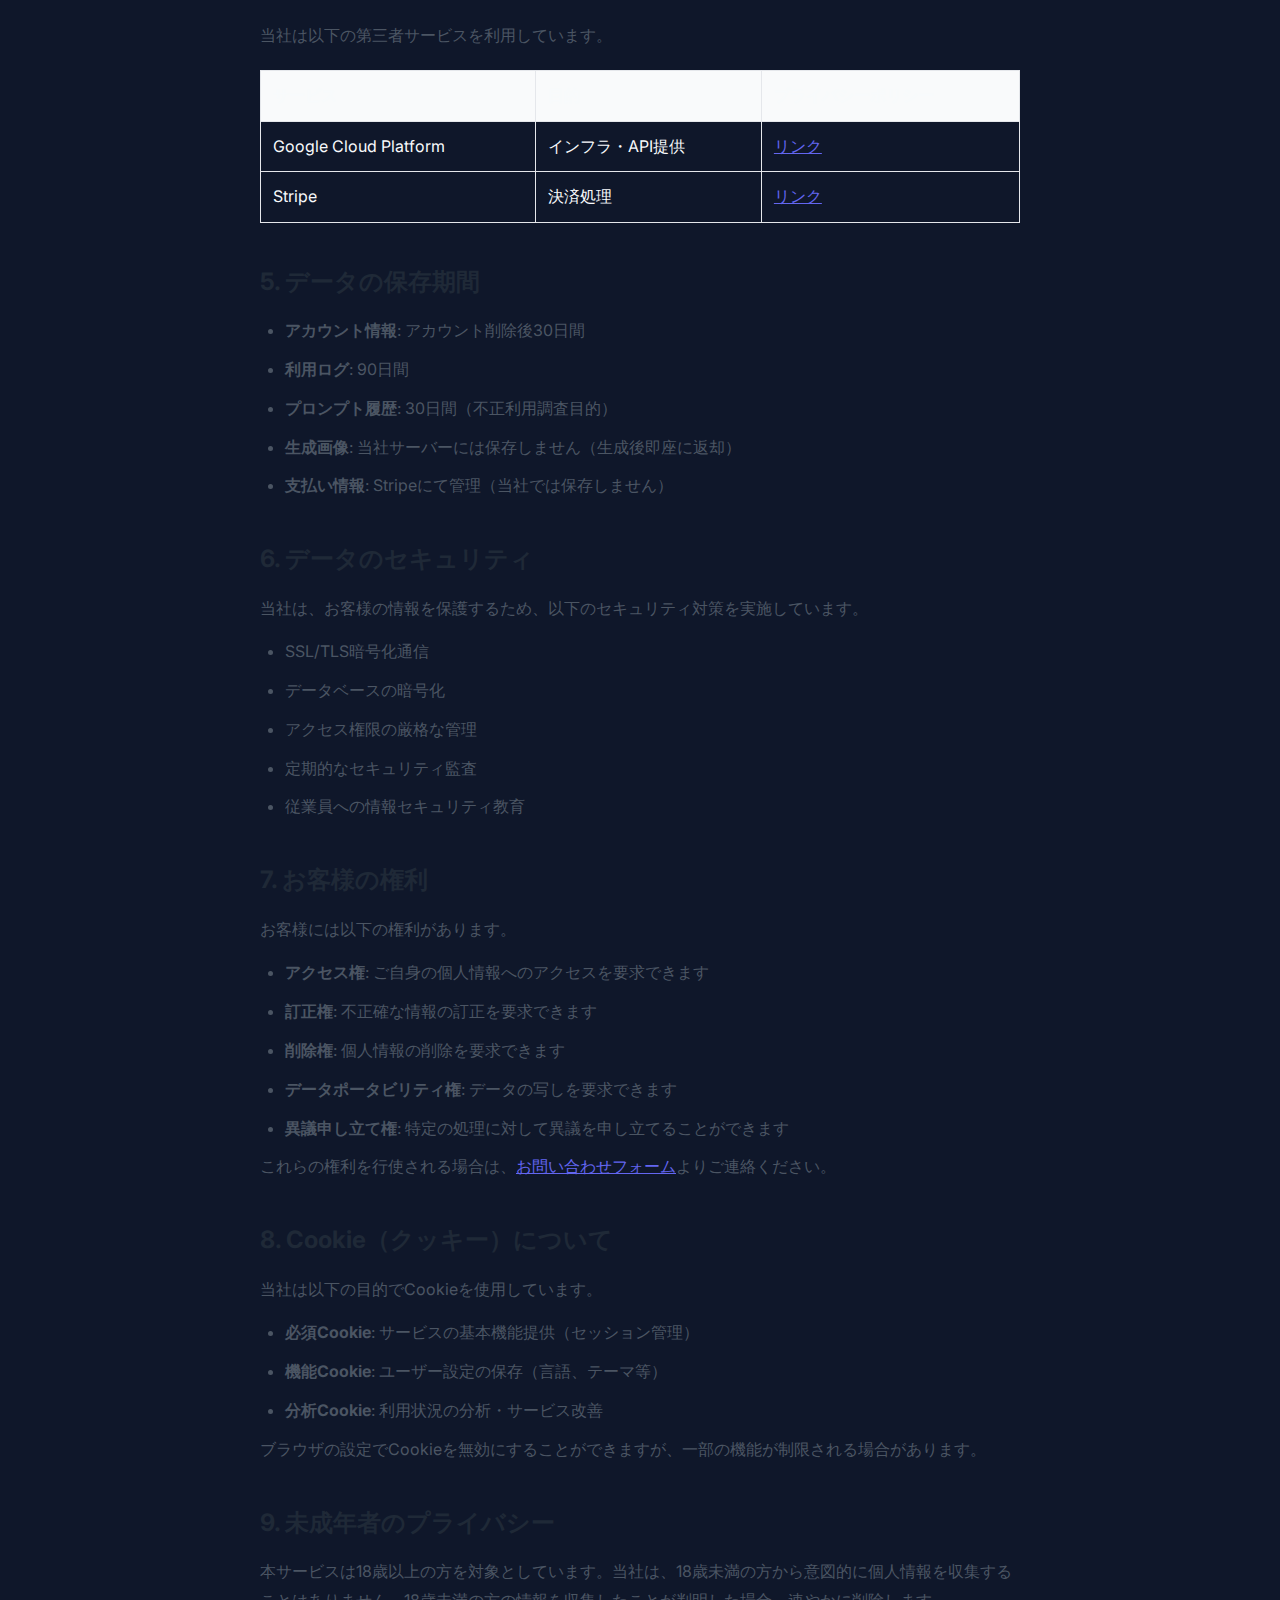
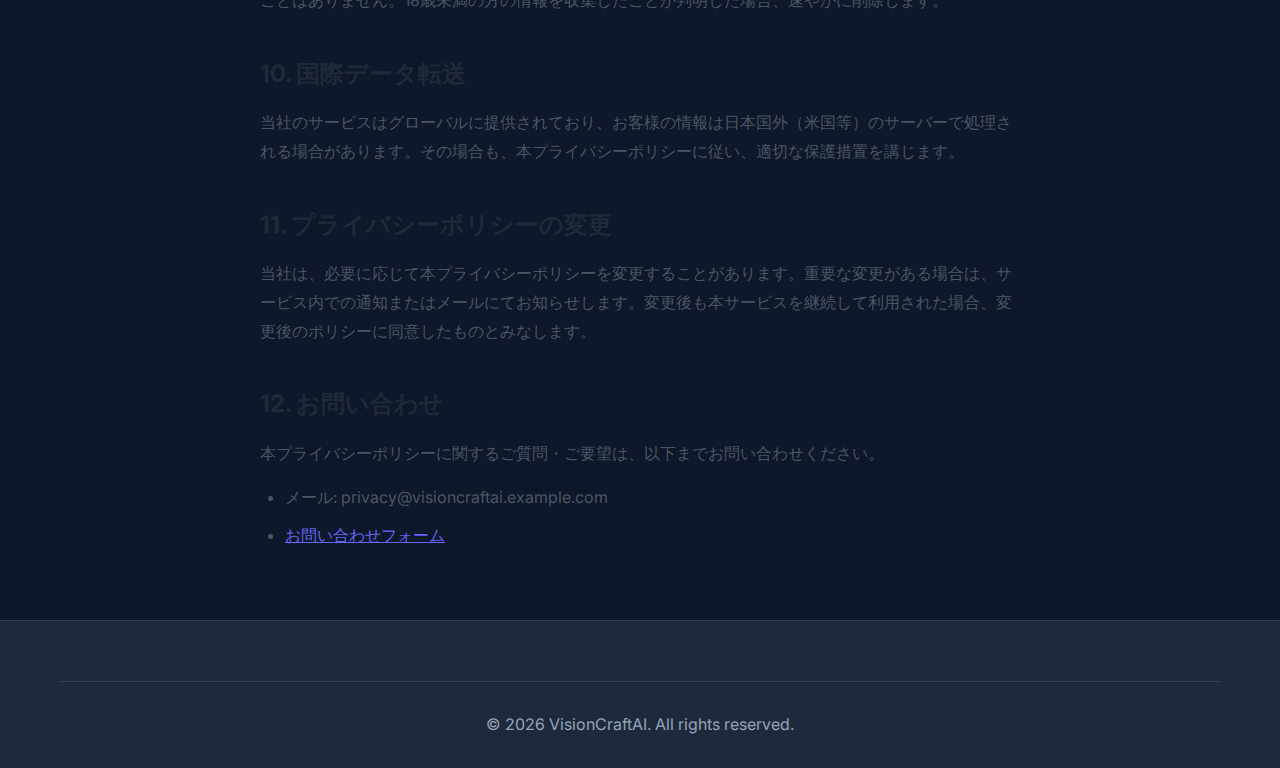
<file: templates/privacy.html>
<!DOCTYPE html>
<html lang="ja">
<head>
    <meta charset="UTF-8">
    <meta name="viewport" content="width=device-width, initial-scale=1.0">
    <meta name="description" content="VisionCraftAI プライバシーポリシー - 個人情報の取り扱いについて">
    <meta name="robots" content="noindex, follow">
    <title>プライバシーポリシー | VisionCraftAI</title>
    <link href="https://fonts.googleapis.com/css2?family=Inter:wght@400;500;600;700&display=swap" rel="stylesheet">
    <link rel="stylesheet" href="/static/css/style.css">
    <style>
        .legal-container {
            max-width: 800px;
            margin: 0 auto;
            padding: 120px 20px 60px;
        }
        .legal-container h1 {
            font-size: 2.5rem;
            margin-bottom: 10px;
        }
        .legal-container .last-updated {
            color: #6b7280;
            margin-bottom: 40px;
        }
        .legal-container h2 {
            font-size: 1.5rem;
            margin-top: 40px;
            margin-bottom: 15px;
            color: #1f2937;
        }
        .legal-container p, .legal-container li {
            line-height: 1.8;
            color: #4b5563;
            margin-bottom: 15px;
        }
        .legal-container ul {
            padding-left: 25px;
        }
        .legal-container ul li {
            margin-bottom: 10px;
        }
        .legal-container a {
            color: #6366f1;
        }
        .legal-container table {
            width: 100%;
            border-collapse: collapse;
            margin: 20px 0;
        }
        .legal-container th, .legal-container td {
            border: 1px solid #e5e7eb;
            padding: 12px;
            text-align: left;
        }
        .legal-container th {
            background-color: #f9fafb;
            font-weight: 600;
        }
    </style>
</head>
<body>
    <nav class="navbar">
        <div class="container">
            <a href="/" class="logo">VisionCraftAI</a>
            <ul class="nav-links">
                <li><a href="/#features">特徴</a></li>
                <li><a href="/#pricing">料金</a></li>
                <li><a href="/#demo">デモ</a></li>
                <li><a href="/docs">API Docs</a></li>
            </ul>
            <a href="/#demo" class="nav-cta">無料で試す</a>
        </div>
    </nav>

    <div class="legal-container">
        <h1>プライバシーポリシー</h1>
        <p class="last-updated">最終更新日: 2026年1月9日</p>

        <p>VisionCraftAI（以下「当社」）は、お客様の個人情報保護を重要視しております。本プライバシーポリシーは、当社が運営するAI画像生成サービス（以下「本サービス」）における個人情報の取り扱いについて説明するものです。</p>

        <h2>1. 収集する情報</h2>
        <p>当社は、本サービスの提供にあたり、以下の情報を収集することがあります。</p>

        <h3>1.1 お客様から直接提供される情報</h3>
        <ul>
            <li><strong>アカウント情報</strong>: メールアドレス、氏名（任意）</li>
            <li><strong>支払い情報</strong>: クレジットカード情報（Stripeを通じて処理、当社では保存しません）</li>
            <li><strong>お問い合わせ内容</strong>: サポートリクエストの内容</li>
        </ul>

        <h3>1.2 サービス利用時に自動収集される情報</h3>
        <ul>
            <li><strong>利用ログ</strong>: API呼び出し履歴、生成リクエスト数</li>
            <li><strong>プロンプト</strong>: 画像生成に使用されたテキストプロンプト（品質向上・不正利用防止目的）</li>
            <li><strong>技術情報</strong>: IPアドレス、ブラウザ種類、デバイス情報</li>
            <li><strong>Cookie</strong>: セッション管理、利便性向上のための情報</li>
        </ul>

        <h2>2. 情報の利用目的</h2>
        <p>収集した情報は、以下の目的で利用します。</p>
        <ul>
            <li>本サービスの提供・運営</li>
            <li>ユーザー認証・アカウント管理</li>
            <li>料金請求・支払い処理</li>
            <li>カスタマーサポートの提供</li>
            <li>サービスの改善・新機能開発</li>
            <li>不正利用の検知・防止</li>
            <li>法令遵守・法的義務の履行</li>
            <li>統計データの作成（匿名化処理後）</li>
        </ul>

        <h2>3. 情報の共有・第三者提供</h2>
        <p>当社は、以下の場合を除き、お客様の個人情報を第三者に提供することはありません。</p>
        <ul>
            <li><strong>お客様の同意がある場合</strong></li>
            <li><strong>サービス提供に必要な業務委託先</strong>: 支払い処理（Stripe）、クラウドサービス（Google Cloud）等</li>
            <li><strong>法令に基づく場合</strong>: 法的義務の履行、裁判所命令への対応</li>
            <li><strong>権利保護のため</strong>: 当社、ユーザー、または公衆の権利・安全を保護するため必要な場合</li>
        </ul>

        <h2>4. 業務委託先</h2>
        <p>当社は以下の第三者サービスを利用しています。</p>
        <table>
            <tr>
                <th>サービス</th>
                <th>目的</th>
                <th>プライバシーポリシー</th>
            </tr>
            <tr>
                <td>Google Cloud Platform</td>
                <td>インフラ・API提供</td>
                <td><a href="https://cloud.google.com/terms/cloud-privacy-notice" target="_blank">リンク</a></td>
            </tr>
            <tr>
                <td>Stripe</td>
                <td>決済処理</td>
                <td><a href="https://stripe.com/jp/privacy" target="_blank">リンク</a></td>
            </tr>
        </table>

        <h2>5. データの保存期間</h2>
        <ul>
            <li><strong>アカウント情報</strong>: アカウント削除後30日間</li>
            <li><strong>利用ログ</strong>: 90日間</li>
            <li><strong>プロンプト履歴</strong>: 30日間（不正利用調査目的）</li>
            <li><strong>生成画像</strong>: 当社サーバーには保存しません（生成後即座に返却）</li>
            <li><strong>支払い情報</strong>: Stripeにて管理（当社では保存しません）</li>
        </ul>

        <h2>6. データのセキュリティ</h2>
        <p>当社は、お客様の情報を保護するため、以下のセキュリティ対策を実施しています。</p>
        <ul>
            <li>SSL/TLS暗号化通信</li>
            <li>データベースの暗号化</li>
            <li>アクセス権限の厳格な管理</li>
            <li>定期的なセキュリティ監査</li>
            <li>従業員への情報セキュリティ教育</li>
        </ul>

        <h2>7. お客様の権利</h2>
        <p>お客様には以下の権利があります。</p>
        <ul>
            <li><strong>アクセス権</strong>: ご自身の個人情報へのアクセスを要求できます</li>
            <li><strong>訂正権</strong>: 不正確な情報の訂正を要求できます</li>
            <li><strong>削除権</strong>: 個人情報の削除を要求できます</li>
            <li><strong>データポータビリティ権</strong>: データの写しを要求できます</li>
            <li><strong>異議申し立て権</strong>: 特定の処理に対して異議を申し立てることができます</li>
        </ul>
        <p>これらの権利を行使される場合は、<a href="/contact">お問い合わせフォーム</a>よりご連絡ください。</p>

        <h2>8. Cookie（クッキー）について</h2>
        <p>当社は以下の目的でCookieを使用しています。</p>
        <ul>
            <li><strong>必須Cookie</strong>: サービスの基本機能提供（セッション管理）</li>
            <li><strong>機能Cookie</strong>: ユーザー設定の保存（言語、テーマ等）</li>
            <li><strong>分析Cookie</strong>: 利用状況の分析・サービス改善</li>
        </ul>
        <p>ブラウザの設定でCookieを無効にすることができますが、一部の機能が制限される場合があります。</p>

        <h2>9. 未成年者のプライバシー</h2>
        <p>本サービスは18歳以上の方を対象としています。当社は、18歳未満の方から意図的に個人情報を収集することはありません。18歳未満の方の情報を収集したことが判明した場合、速やかに削除します。</p>

        <h2>10. 国際データ転送</h2>
        <p>当社のサービスはグローバルに提供されており、お客様の情報は日本国外（米国等）のサーバーで処理される場合があります。その場合も、本プライバシーポリシーに従い、適切な保護措置を講じます。</p>

        <h2>11. プライバシーポリシーの変更</h2>
        <p>当社は、必要に応じて本プライバシーポリシーを変更することがあります。重要な変更がある場合は、サービス内での通知またはメールにてお知らせします。変更後も本サービスを継続して利用された場合、変更後のポリシーに同意したものとみなします。</p>

        <h2>12. お問い合わせ</h2>
        <p>本プライバシーポリシーに関するご質問・ご要望は、以下までお問い合わせください。</p>
        <ul>
            <li>メール: privacy@visioncraftai.example.com</li>
            <li><a href="/contact">お問い合わせフォーム</a></li>
        </ul>
    </div>

    <footer class="footer">
        <div class="container">
            <div class="footer-bottom">
                <p>&copy; 2026 VisionCraftAI. All rights reserved.</p>
            </div>
        </div>
    </footer>
</body>
</html>
</file>
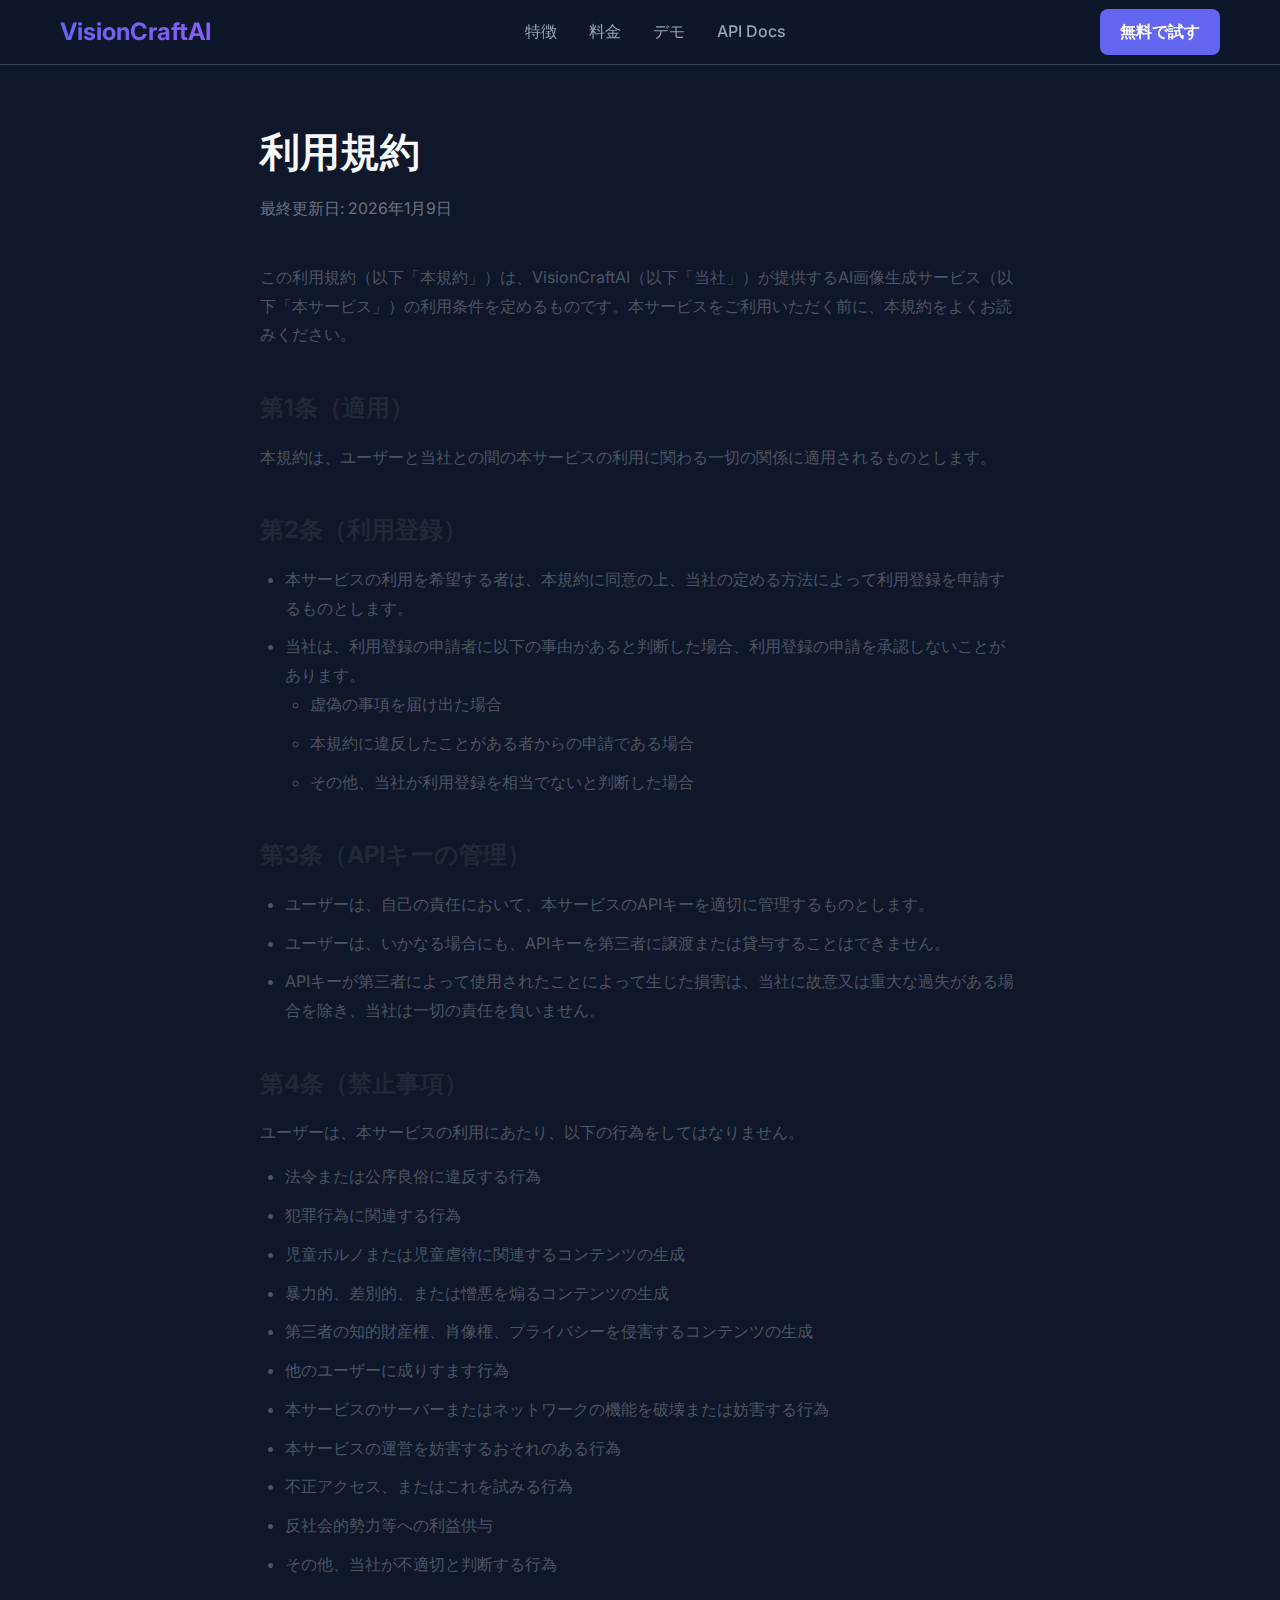
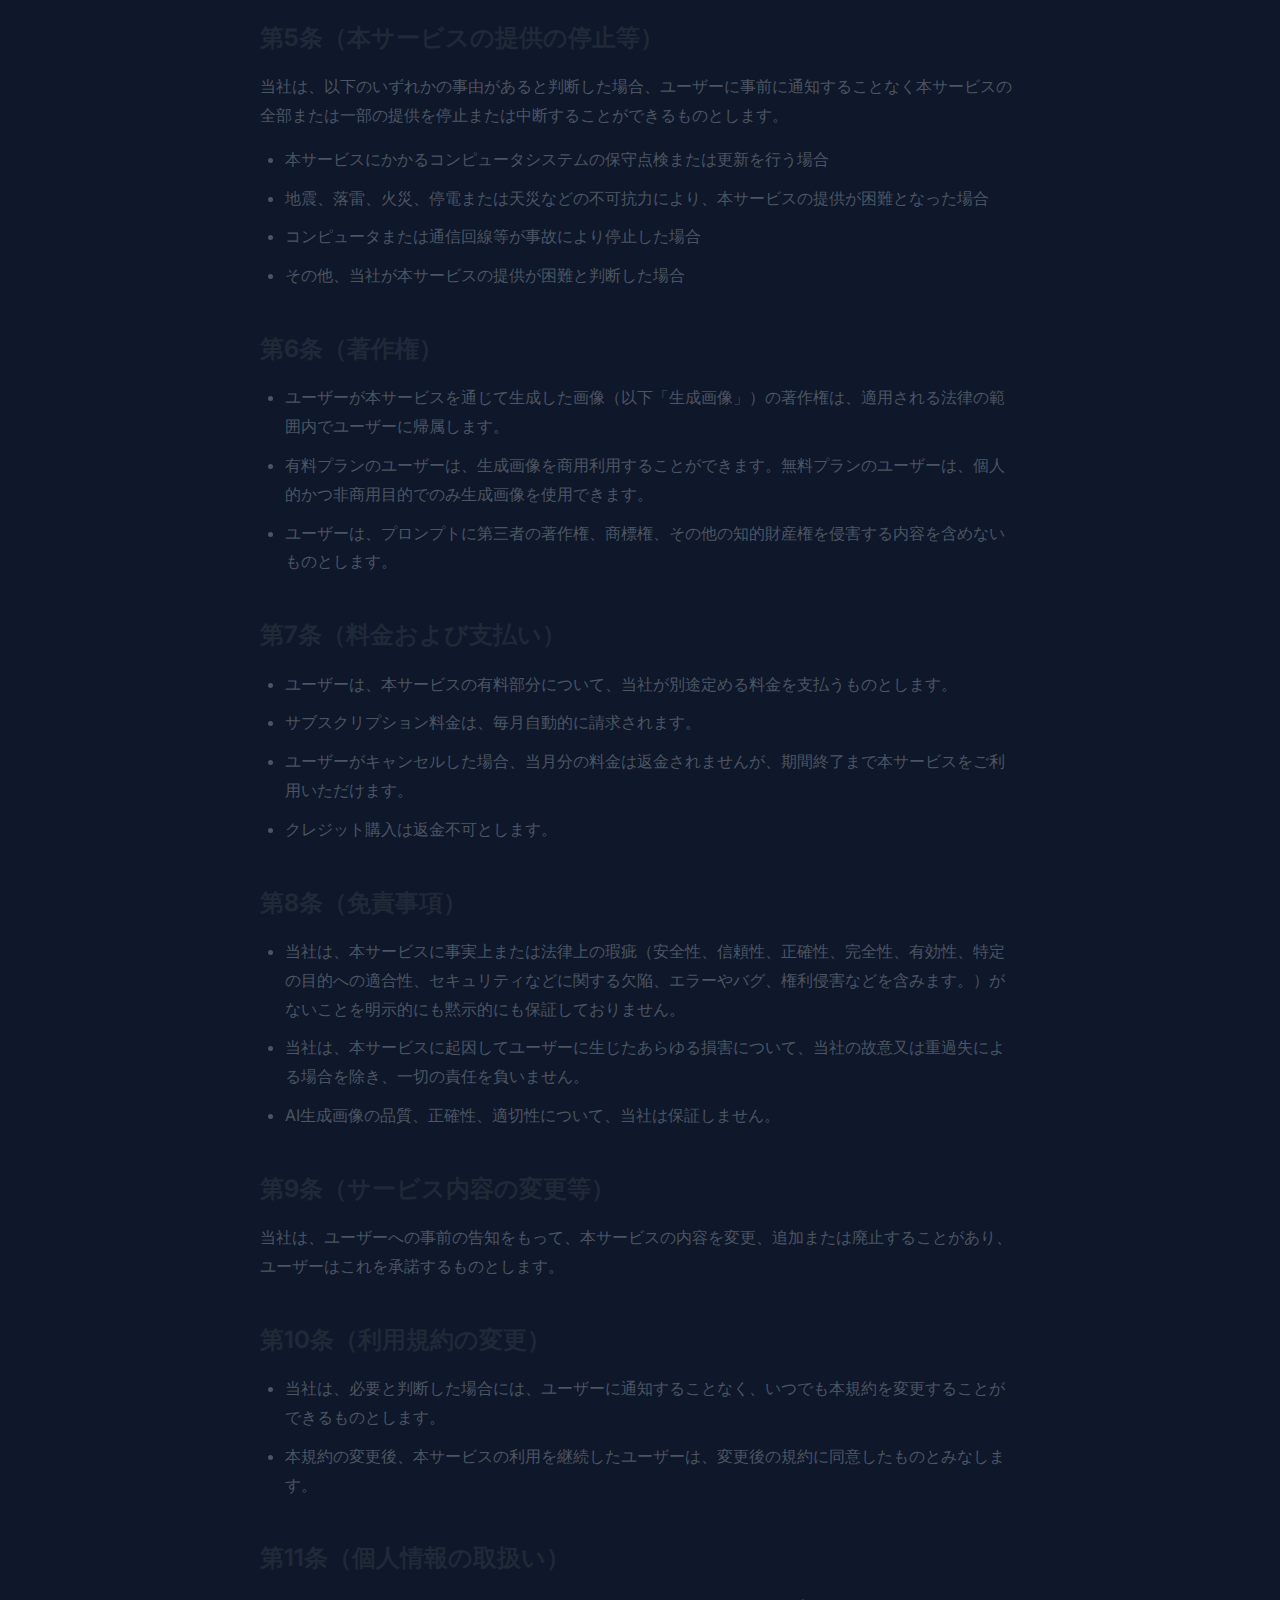
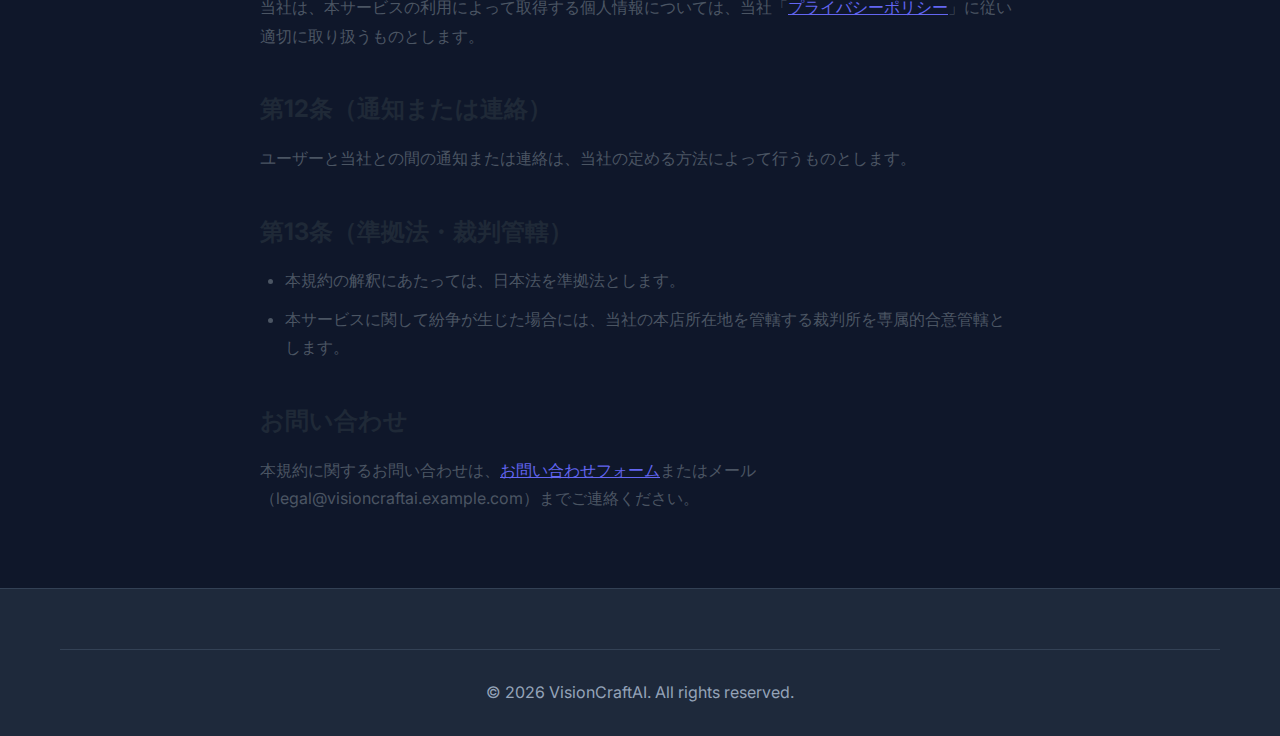
<file: templates/terms.html>
<!DOCTYPE html>
<html lang="ja">
<head>
    <meta charset="UTF-8">
    <meta name="viewport" content="width=device-width, initial-scale=1.0">
    <meta name="description" content="VisionCraftAI 利用規約 - サービス利用条件と規定">
    <meta name="robots" content="noindex, follow">
    <title>利用規約 | VisionCraftAI</title>
    <link href="https://fonts.googleapis.com/css2?family=Inter:wght@400;500;600;700&display=swap" rel="stylesheet">
    <link rel="stylesheet" href="/static/css/style.css">
    <style>
        .legal-container {
            max-width: 800px;
            margin: 0 auto;
            padding: 120px 20px 60px;
        }
        .legal-container h1 {
            font-size: 2.5rem;
            margin-bottom: 10px;
        }
        .legal-container .last-updated {
            color: #6b7280;
            margin-bottom: 40px;
        }
        .legal-container h2 {
            font-size: 1.5rem;
            margin-top: 40px;
            margin-bottom: 15px;
            color: #1f2937;
        }
        .legal-container p, .legal-container li {
            line-height: 1.8;
            color: #4b5563;
            margin-bottom: 15px;
        }
        .legal-container ul {
            padding-left: 25px;
        }
        .legal-container ul li {
            margin-bottom: 10px;
        }
        .legal-container a {
            color: #6366f1;
        }
    </style>
</head>
<body>
    <nav class="navbar">
        <div class="container">
            <a href="/" class="logo">VisionCraftAI</a>
            <ul class="nav-links">
                <li><a href="/#features">特徴</a></li>
                <li><a href="/#pricing">料金</a></li>
                <li><a href="/#demo">デモ</a></li>
                <li><a href="/docs">API Docs</a></li>
            </ul>
            <a href="/#demo" class="nav-cta">無料で試す</a>
        </div>
    </nav>

    <div class="legal-container">
        <h1>利用規約</h1>
        <p class="last-updated">最終更新日: 2026年1月9日</p>

        <p>この利用規約（以下「本規約」）は、VisionCraftAI（以下「当社」）が提供するAI画像生成サービス（以下「本サービス」）の利用条件を定めるものです。本サービスをご利用いただく前に、本規約をよくお読みください。</p>

        <h2>第1条（適用）</h2>
        <p>本規約は、ユーザーと当社との間の本サービスの利用に関わる一切の関係に適用されるものとします。</p>

        <h2>第2条（利用登録）</h2>
        <ul>
            <li>本サービスの利用を希望する者は、本規約に同意の上、当社の定める方法によって利用登録を申請するものとします。</li>
            <li>当社は、利用登録の申請者に以下の事由があると判断した場合、利用登録の申請を承認しないことがあります。
                <ul>
                    <li>虚偽の事項を届け出た場合</li>
                    <li>本規約に違反したことがある者からの申請である場合</li>
                    <li>その他、当社が利用登録を相当でないと判断した場合</li>
                </ul>
            </li>
        </ul>

        <h2>第3条（APIキーの管理）</h2>
        <ul>
            <li>ユーザーは、自己の責任において、本サービスのAPIキーを適切に管理するものとします。</li>
            <li>ユーザーは、いかなる場合にも、APIキーを第三者に譲渡または貸与することはできません。</li>
            <li>APIキーが第三者によって使用されたことによって生じた損害は、当社に故意又は重大な過失がある場合を除き、当社は一切の責任を負いません。</li>
        </ul>

        <h2>第4条（禁止事項）</h2>
        <p>ユーザーは、本サービスの利用にあたり、以下の行為をしてはなりません。</p>
        <ul>
            <li>法令または公序良俗に違反する行為</li>
            <li>犯罪行為に関連する行為</li>
            <li>児童ポルノまたは児童虐待に関連するコンテンツの生成</li>
            <li>暴力的、差別的、または憎悪を煽るコンテンツの生成</li>
            <li>第三者の知的財産権、肖像権、プライバシーを侵害するコンテンツの生成</li>
            <li>他のユーザーに成りすます行為</li>
            <li>本サービスのサーバーまたはネットワークの機能を破壊または妨害する行為</li>
            <li>本サービスの運営を妨害するおそれのある行為</li>
            <li>不正アクセス、またはこれを試みる行為</li>
            <li>反社会的勢力等への利益供与</li>
            <li>その他、当社が不適切と判断する行為</li>
        </ul>

        <h2>第5条（本サービスの提供の停止等）</h2>
        <p>当社は、以下のいずれかの事由があると判断した場合、ユーザーに事前に通知することなく本サービスの全部または一部の提供を停止または中断することができるものとします。</p>
        <ul>
            <li>本サービスにかかるコンピュータシステムの保守点検または更新を行う場合</li>
            <li>地震、落雷、火災、停電または天災などの不可抗力により、本サービスの提供が困難となった場合</li>
            <li>コンピュータまたは通信回線等が事故により停止した場合</li>
            <li>その他、当社が本サービスの提供が困難と判断した場合</li>
        </ul>

        <h2>第6条（著作権）</h2>
        <ul>
            <li>ユーザーが本サービスを通じて生成した画像（以下「生成画像」）の著作権は、適用される法律の範囲内でユーザーに帰属します。</li>
            <li>有料プランのユーザーは、生成画像を商用利用することができます。無料プランのユーザーは、個人的かつ非商用目的でのみ生成画像を使用できます。</li>
            <li>ユーザーは、プロンプトに第三者の著作権、商標権、その他の知的財産権を侵害する内容を含めないものとします。</li>
        </ul>

        <h2>第7条（料金および支払い）</h2>
        <ul>
            <li>ユーザーは、本サービスの有料部分について、当社が別途定める料金を支払うものとします。</li>
            <li>サブスクリプション料金は、毎月自動的に請求されます。</li>
            <li>ユーザーがキャンセルした場合、当月分の料金は返金されませんが、期間終了まで本サービスをご利用いただけます。</li>
            <li>クレジット購入は返金不可とします。</li>
        </ul>

        <h2>第8条（免責事項）</h2>
        <ul>
            <li>当社は、本サービスに事実上または法律上の瑕疵（安全性、信頼性、正確性、完全性、有効性、特定の目的への適合性、セキュリティなどに関する欠陥、エラーやバグ、権利侵害などを含みます。）がないことを明示的にも黙示的にも保証しておりません。</li>
            <li>当社は、本サービスに起因してユーザーに生じたあらゆる損害について、当社の故意又は重過失による場合を除き、一切の責任を負いません。</li>
            <li>AI生成画像の品質、正確性、適切性について、当社は保証しません。</li>
        </ul>

        <h2>第9条（サービス内容の変更等）</h2>
        <p>当社は、ユーザーへの事前の告知をもって、本サービスの内容を変更、追加または廃止することがあり、ユーザーはこれを承諾するものとします。</p>

        <h2>第10条（利用規約の変更）</h2>
        <ul>
            <li>当社は、必要と判断した場合には、ユーザーに通知することなく、いつでも本規約を変更することができるものとします。</li>
            <li>本規約の変更後、本サービスの利用を継続したユーザーは、変更後の規約に同意したものとみなします。</li>
        </ul>

        <h2>第11条（個人情報の取扱い）</h2>
        <p>当社は、本サービスの利用によって取得する個人情報については、当社「<a href="/privacy">プライバシーポリシー</a>」に従い適切に取り扱うものとします。</p>

        <h2>第12条（通知または連絡）</h2>
        <p>ユーザーと当社との間の通知または連絡は、当社の定める方法によって行うものとします。</p>

        <h2>第13条（準拠法・裁判管轄）</h2>
        <ul>
            <li>本規約の解釈にあたっては、日本法を準拠法とします。</li>
            <li>本サービスに関して紛争が生じた場合には、当社の本店所在地を管轄する裁判所を専属的合意管轄とします。</li>
        </ul>

        <h2>お問い合わせ</h2>
        <p>本規約に関するお問い合わせは、<a href="/contact">お問い合わせフォーム</a>またはメール（legal@visioncraftai.example.com）までご連絡ください。</p>
    </div>

    <footer class="footer">
        <div class="container">
            <div class="footer-bottom">
                <p>&copy; 2026 VisionCraftAI. All rights reserved.</p>
            </div>
        </div>
    </footer>
</body>
</html>
</file>
<file: static/css/style.css>
/* VisionCraftAI - メインスタイル */

:root {
    --primary: #6366f1;
    --primary-dark: #4f46e5;
    --secondary: #8b5cf6;
    --accent: #f59e0b;
    --success: #10b981;
    --error: #ef4444;
    --bg-dark: #0f172a;
    --bg-card: #1e293b;
    --text-primary: #f8fafc;
    --text-secondary: #94a3b8;
    --border: #334155;
}

/* アクセシビリティ: スキップリンク */
.skip-link {
    position: absolute;
    top: -100%;
    left: 50%;
    transform: translateX(-50%);
    background: var(--primary);
    color: white;
    padding: 12px 24px;
    border-radius: 8px;
    text-decoration: none;
    font-weight: 600;
    z-index: 10000;
    transition: top 0.3s;
}

.skip-link:focus {
    top: 10px;
}

/* アクセシビリティ: フォーカス表示強化 */
:focus-visible {
    outline: 3px solid var(--primary);
    outline-offset: 2px;
}

/* アクセシビリティ: 減少モーション対応 */
@media (prefers-reduced-motion: reduce) {
    *,
    *::before,
    *::after {
        animation-duration: 0.01ms !important;
        animation-iteration-count: 1 !important;
        transition-duration: 0.01ms !important;
    }
}

* {
    margin: 0;
    padding: 0;
    box-sizing: border-box;
}

body {
    font-family: 'Inter', -apple-system, BlinkMacSystemFont, 'Segoe UI', Roboto, sans-serif;
    background: var(--bg-dark);
    color: var(--text-primary);
    line-height: 1.6;
}

.container {
    max-width: 1200px;
    margin: 0 auto;
    padding: 0 20px;
}

/* ナビゲーション */
.navbar {
    position: fixed;
    top: 0;
    left: 0;
    right: 0;
    background: rgba(15, 23, 42, 0.95);
    backdrop-filter: blur(10px);
    border-bottom: 1px solid var(--border);
    z-index: 1000;
}

.navbar .container {
    display: flex;
    justify-content: space-between;
    align-items: center;
    height: 64px;
}

.logo {
    font-size: 1.5rem;
    font-weight: 700;
    background: linear-gradient(135deg, var(--primary) 0%, var(--secondary) 100%);
    -webkit-background-clip: text;
    -webkit-text-fill-color: transparent;
    background-clip: text;
}

.nav-links {
    display: flex;
    gap: 32px;
    list-style: none;
}

.nav-links a {
    color: var(--text-secondary);
    text-decoration: none;
    font-weight: 500;
    transition: color 0.3s;
}

.nav-links a:hover {
    color: var(--text-primary);
}

.nav-cta {
    background: var(--primary);
    color: white;
    padding: 10px 20px;
    border-radius: 8px;
    text-decoration: none;
    font-weight: 600;
    transition: background 0.3s;
}

.nav-cta:hover {
    background: var(--primary-dark);
}

/* ハンバーガーメニュー（デスクトップでは非表示） */
.mobile-menu-btn {
    display: none;
}

/* ヒーローセクション */
.hero {
    padding: 160px 0 100px;
    text-align: center;
    background: linear-gradient(180deg, var(--bg-dark) 0%, #1a1f35 100%);
}

.hero h1 {
    font-size: 3.5rem;
    font-weight: 800;
    margin-bottom: 24px;
    line-height: 1.2;
}

.hero h1 span {
    background: linear-gradient(135deg, var(--primary) 0%, var(--secondary) 100%);
    -webkit-background-clip: text;
    -webkit-text-fill-color: transparent;
    background-clip: text;
}

.hero p {
    font-size: 1.25rem;
    color: var(--text-secondary);
    max-width: 600px;
    margin: 0 auto 40px;
}

.hero-buttons {
    display: flex;
    gap: 16px;
    justify-content: center;
}

.btn-primary {
    background: linear-gradient(135deg, var(--primary) 0%, var(--secondary) 100%);
    color: white;
    padding: 16px 32px;
    border-radius: 12px;
    text-decoration: none;
    font-weight: 600;
    font-size: 1.1rem;
    transition: transform 0.3s, box-shadow 0.3s;
}

.btn-primary:hover {
    transform: translateY(-2px);
    box-shadow: 0 10px 40px rgba(99, 102, 241, 0.4);
}

.btn-secondary {
    background: transparent;
    color: var(--text-primary);
    padding: 16px 32px;
    border-radius: 12px;
    text-decoration: none;
    font-weight: 600;
    font-size: 1.1rem;
    border: 2px solid var(--border);
    transition: border-color 0.3s, background 0.3s;
}

.btn-secondary:hover {
    border-color: var(--primary);
    background: rgba(99, 102, 241, 0.1);
}

/* 特徴セクション */
.features {
    padding: 100px 0;
}

.section-title {
    text-align: center;
    font-size: 2.5rem;
    font-weight: 700;
    margin-bottom: 16px;
}

.section-subtitle {
    text-align: center;
    color: var(--text-secondary);
    font-size: 1.1rem;
    margin-bottom: 60px;
}

.features-grid {
    display: grid;
    grid-template-columns: repeat(auto-fit, minmax(300px, 1fr));
    gap: 32px;
}

.feature-card {
    background: var(--bg-card);
    border: 1px solid var(--border);
    border-radius: 16px;
    padding: 32px;
    transition: transform 0.3s, border-color 0.3s;
}

.feature-card:hover {
    transform: translateY(-4px);
    border-color: var(--primary);
}

.feature-icon {
    width: 56px;
    height: 56px;
    background: linear-gradient(135deg, var(--primary) 0%, var(--secondary) 100%);
    border-radius: 12px;
    display: flex;
    align-items: center;
    justify-content: center;
    font-size: 1.5rem;
    margin-bottom: 20px;
}

.feature-card h3 {
    font-size: 1.25rem;
    font-weight: 600;
    margin-bottom: 12px;
}

.feature-card p {
    color: var(--text-secondary);
}

/* 料金セクション */
.pricing {
    padding: 100px 0;
    background: linear-gradient(180deg, var(--bg-dark) 0%, #1a1f35 100%);
}

.pricing-grid {
    display: grid;
    grid-template-columns: repeat(auto-fit, minmax(280px, 1fr));
    gap: 24px;
    margin-top: 40px;
}

.pricing-card {
    background: var(--bg-card);
    border: 1px solid var(--border);
    border-radius: 16px;
    padding: 32px;
    position: relative;
}

.pricing-card.popular {
    border-color: var(--primary);
    transform: scale(1.05);
}

.pricing-card.popular::before {
    content: '人気';
    position: absolute;
    top: -12px;
    left: 50%;
    transform: translateX(-50%);
    background: var(--primary);
    color: white;
    padding: 4px 16px;
    border-radius: 20px;
    font-size: 0.875rem;
    font-weight: 600;
}

.pricing-card h3 {
    font-size: 1.5rem;
    font-weight: 600;
    margin-bottom: 8px;
}

.price {
    font-size: 3rem;
    font-weight: 700;
    margin-bottom: 8px;
}

.price span {
    font-size: 1rem;
    color: var(--text-secondary);
    font-weight: 400;
}

.price-desc {
    color: var(--text-secondary);
    margin-bottom: 24px;
}

.pricing-features {
    list-style: none;
    margin-bottom: 24px;
}

.pricing-features li {
    padding: 8px 0;
    color: var(--text-secondary);
    display: flex;
    align-items: center;
    gap: 8px;
}

.pricing-features li::before {
    content: '✓';
    color: var(--success);
    font-weight: 700;
}

.pricing-btn {
    display: block;
    width: 100%;
    text-align: center;
    padding: 14px 24px;
    border-radius: 8px;
    text-decoration: none;
    font-weight: 600;
    transition: all 0.3s;
}

.pricing-btn-primary {
    background: var(--primary);
    color: white;
}

.pricing-btn-primary:hover {
    background: var(--primary-dark);
}

.pricing-btn-secondary {
    background: transparent;
    color: var(--text-primary);
    border: 1px solid var(--border);
}

.pricing-btn-secondary:hover {
    border-color: var(--primary);
}

/* 月額/年額切り替えトグル */
.billing-toggle {
    display: flex;
    align-items: center;
    justify-content: center;
    gap: 16px;
    margin-bottom: 40px;
}

.billing-label {
    font-size: 1rem;
    font-weight: 500;
    color: var(--text-secondary);
    transition: color 0.3s;
}

.billing-label.active {
    color: var(--text-primary);
    font-weight: 600;
}

.toggle-switch {
    position: relative;
    display: inline-block;
    width: 56px;
    height: 28px;
}

.toggle-switch input {
    opacity: 0;
    width: 0;
    height: 0;
}

.toggle-slider {
    position: absolute;
    cursor: pointer;
    top: 0;
    left: 0;
    right: 0;
    bottom: 0;
    background: var(--bg-dark);
    border: 1px solid var(--border);
    border-radius: 28px;
    transition: 0.3s;
}

.toggle-slider:before {
    position: absolute;
    content: "";
    height: 22px;
    width: 22px;
    left: 3px;
    bottom: 2px;
    background: var(--text-secondary);
    border-radius: 50%;
    transition: 0.3s;
}

.toggle-switch input:checked + .toggle-slider {
    background: linear-gradient(135deg, var(--primary) 0%, var(--secondary) 100%);
    border-color: var(--primary);
}

.toggle-switch input:checked + .toggle-slider:before {
    transform: translateX(26px);
    background: white;
}

.billing-badge {
    background: var(--success);
    color: white;
    padding: 4px 12px;
    border-radius: 20px;
    font-size: 0.75rem;
    font-weight: 600;
    opacity: 0;
    transform: scale(0.9);
    transition: opacity 0.3s, transform 0.3s;
}

.billing-badge.visible {
    opacity: 1;
    transform: scale(1);
}

/* 年額表示時の価格アニメーション */
.price {
    transition: transform 0.3s;
}

.price.updating {
    transform: scale(0.95);
}

/* 年額の節約額バッジ */
.savings-badge {
    display: inline-block;
    background: rgba(16, 185, 129, 0.2);
    color: var(--success);
    padding: 2px 8px;
    border-radius: 12px;
    font-size: 0.75rem;
    font-weight: 600;
    margin-left: 8px;
    opacity: 0;
    transition: opacity 0.3s;
}

.savings-badge.visible {
    opacity: 1;
}

/* デモセクション */
.demo-section {
    padding: 100px 0;
}

.demo-container {
    background: var(--bg-card);
    border: 1px solid var(--border);
    border-radius: 24px;
    padding: 48px;
    max-width: 800px;
    margin: 0 auto;
}

.demo-form {
    margin-bottom: 32px;
}

.demo-form label {
    display: block;
    font-weight: 600;
    margin-bottom: 8px;
}

.demo-form textarea {
    width: 100%;
    height: 120px;
    background: var(--bg-dark);
    border: 1px solid var(--border);
    border-radius: 12px;
    padding: 16px;
    color: var(--text-primary);
    font-size: 1rem;
    resize: vertical;
    margin-bottom: 16px;
}

.demo-form textarea:focus {
    outline: none;
    border-color: var(--primary);
}

.demo-options {
    display: flex;
    gap: 16px;
    margin-bottom: 16px;
    flex-wrap: wrap;
}

.demo-options select {
    background: var(--bg-dark);
    border: 1px solid var(--border);
    border-radius: 8px;
    padding: 12px 16px;
    color: var(--text-primary);
    font-size: 1rem;
}

.demo-options select:focus {
    outline: none;
    border-color: var(--primary);
}

.generate-btn {
    background: linear-gradient(135deg, var(--primary) 0%, var(--secondary) 100%);
    color: white;
    border: none;
    padding: 16px 32px;
    border-radius: 12px;
    font-size: 1.1rem;
    font-weight: 600;
    cursor: pointer;
    transition: transform 0.3s, box-shadow 0.3s;
    width: 100%;
}

.generate-btn:hover:not(:disabled) {
    transform: translateY(-2px);
    box-shadow: 0 10px 40px rgba(99, 102, 241, 0.4);
}

.generate-btn:disabled {
    opacity: 0.6;
    cursor: not-allowed;
}

.demo-result {
    margin-top: 32px;
    padding-top: 32px;
    border-top: 1px solid var(--border);
}

.result-placeholder {
    background: var(--bg-dark);
    border: 2px dashed var(--border);
    border-radius: 16px;
    height: 400px;
    display: flex;
    align-items: center;
    justify-content: center;
    color: var(--text-secondary);
}

.result-image {
    width: 100%;
    border-radius: 16px;
    display: none;
    cursor: pointer;
    transition: transform 0.2s;
}

.result-image:hover {
    transform: scale(1.01);
}

/* 結果アクションボタン */
.result-actions {
    display: none;
    gap: 12px;
    margin-top: 16px;
    justify-content: center;
}

.result-action-btn {
    display: flex;
    align-items: center;
    gap: 8px;
    background: var(--bg-dark);
    border: 1px solid var(--border);
    border-radius: 8px;
    padding: 10px 16px;
    color: var(--text-primary);
    font-size: 0.875rem;
    cursor: pointer;
    transition: all 0.2s;
}

.result-action-btn:hover {
    background: var(--primary);
    border-color: var(--primary);
}

.result-action-btn svg {
    flex-shrink: 0;
}

/* フッター */
.footer {
    background: var(--bg-card);
    border-top: 1px solid var(--border);
    padding: 60px 0 30px;
}

.footer-grid {
    display: grid;
    grid-template-columns: 2fr 1fr 1fr 1fr;
    gap: 48px;
    margin-bottom: 48px;
}

.footer-brand p {
    color: var(--text-secondary);
    margin-top: 16px;
}

.footer-links h4 {
    font-size: 1rem;
    font-weight: 600;
    margin-bottom: 16px;
}

.footer-links ul {
    list-style: none;
}

.footer-links li {
    margin-bottom: 8px;
}

.footer-links a {
    color: var(--text-secondary);
    text-decoration: none;
    transition: color 0.3s;
}

.footer-links a:hover {
    color: var(--text-primary);
}

.footer-bottom {
    text-align: center;
    padding-top: 30px;
    border-top: 1px solid var(--border);
    color: var(--text-secondary);
}

/* レスポンシブ - タブレット */
@media (max-width: 1024px) {
    .container {
        padding: 0 16px;
    }

    .pricing-grid {
        grid-template-columns: repeat(2, 1fr);
    }

    .features-grid {
        grid-template-columns: repeat(2, 1fr);
    }
}

/* レスポンシブ - モバイル */
@media (max-width: 768px) {
    /* ナビゲーション */
    .navbar .container {
        position: relative;
    }

    .nav-links {
        display: none;
        position: absolute;
        top: 64px;
        left: 0;
        right: 0;
        background: rgba(15, 23, 42, 0.98);
        flex-direction: column;
        padding: 16px;
        gap: 16px;
        border-bottom: 1px solid var(--border);
    }

    .nav-links.active {
        display: flex;
    }

    .nav-cta {
        display: none;
    }

    /* ハンバーガーメニュー */
    .mobile-menu-btn {
        display: flex;
        flex-direction: column;
        gap: 5px;
        background: none;
        border: none;
        cursor: pointer;
        padding: 8px;
    }

    .mobile-menu-btn span {
        display: block;
        width: 24px;
        height: 2px;
        background: var(--text-primary);
        transition: 0.3s;
    }

    .mobile-menu-btn.active span:nth-child(1) {
        transform: rotate(45deg) translate(5px, 5px);
    }

    .mobile-menu-btn.active span:nth-child(2) {
        opacity: 0;
    }

    .mobile-menu-btn.active span:nth-child(3) {
        transform: rotate(-45deg) translate(5px, -5px);
    }

    /* ヒーロー */
    .hero {
        padding: 120px 0 60px;
    }

    .hero h1 {
        font-size: 2rem;
        padding: 0 16px;
    }

    .hero p {
        font-size: 1rem;
        padding: 0 16px;
    }

    .hero-buttons {
        flex-direction: column;
        padding: 0 20px;
        gap: 12px;
    }

    .btn-primary,
    .btn-secondary {
        width: 100%;
        text-align: center;
        padding: 14px 24px;
    }

    /* 特徴セクション */
    .features {
        padding: 60px 0;
    }

    .section-title {
        font-size: 1.75rem;
    }

    .section-subtitle {
        font-size: 1rem;
        padding: 0 16px;
    }

    .features-grid {
        grid-template-columns: 1fr;
        gap: 16px;
    }

    .feature-card {
        padding: 24px;
    }

    /* 料金セクション */
    .pricing {
        padding: 60px 0;
    }

    .billing-toggle {
        flex-wrap: wrap;
        gap: 12px;
    }

    .billing-badge {
        width: 100%;
        text-align: center;
        margin-top: 8px;
    }

    .pricing-grid {
        grid-template-columns: 1fr;
        gap: 16px;
    }

    .pricing-card {
        padding: 24px;
    }

    .pricing-card.popular {
        transform: none;
        order: -1;
    }

    .price {
        font-size: 2.5rem;
    }

    /* デモセクション */
    .demo-section {
        padding: 60px 0;
    }

    .demo-container {
        padding: 24px;
        border-radius: 16px;
    }

    .demo-form textarea {
        height: 100px;
    }

    .demo-options {
        flex-direction: column;
        gap: 12px;
    }

    .demo-options select {
        width: 100%;
    }

    .demo-options span {
        display: none;
    }

    .result-placeholder {
        height: 280px;
    }

    /* フッター */
    .footer {
        padding: 40px 0 20px;
    }

    .footer-grid {
        grid-template-columns: 1fr;
        gap: 32px;
        text-align: center;
    }

    .footer-brand {
        order: -1;
    }

    .footer-links ul {
        display: flex;
        flex-wrap: wrap;
        justify-content: center;
        gap: 12px 24px;
    }

    .footer-links li {
        margin-bottom: 0;
    }

    /* 通知 */
    .notification {
        left: 16px;
        right: 16px;
        bottom: 16px;
    }

    /* APIキー入力 */
    .api-key-section {
        padding: 12px;
    }

    .api-key-section input {
        font-size: 0.875rem;
    }
}

/* レスポンシブ - 小型モバイル */
@media (max-width: 375px) {
    .hero h1 {
        font-size: 1.75rem;
    }

    .price {
        font-size: 2rem;
    }

    .billing-toggle {
        gap: 8px;
    }

    .toggle-switch {
        width: 48px;
        height: 24px;
    }

    .toggle-slider:before {
        height: 18px;
        width: 18px;
    }

    .toggle-switch input:checked + .toggle-slider:before {
        transform: translateX(22px);
    }
}

/* ローディングアニメーション */
.loading {
    display: inline-block;
    width: 20px;
    height: 20px;
    border: 2px solid rgba(255,255,255,0.3);
    border-radius: 50%;
    border-top-color: white;
    animation: spin 1s ease-in-out infinite;
    margin-right: 8px;
}

@keyframes spin {
    to { transform: rotate(360deg); }
}

/* 通知 */
.notification {
    position: fixed;
    bottom: 20px;
    right: 20px;
    background: var(--bg-card);
    border: 1px solid var(--border);
    border-radius: 12px;
    padding: 16px 24px;
    display: flex;
    align-items: center;
    gap: 12px;
    transform: translateY(100px);
    opacity: 0;
    transition: all 0.3s;
    z-index: 1000;
}

.notification.show {
    transform: translateY(0);
    opacity: 1;
}

.notification.success {
    border-color: var(--success);
}

.notification.error {
    border-color: var(--error);
}

/* APIキー入力 */
.api-key-section {
    background: var(--bg-dark);
    border: 1px solid var(--border);
    border-radius: 12px;
    padding: 16px;
    margin-bottom: 24px;
}

.api-key-section label {
    font-size: 0.875rem;
    font-weight: 500;
}

.api-key-section input {
    width: 100%;
    background: var(--bg-card);
    border: 1px solid var(--border);
    border-radius: 8px;
    padding: 12px;
    color: var(--text-primary);
    font-family: monospace;
    margin-top: 8px;
}

.api-key-section input:focus {
    outline: none;
    border-color: var(--primary);
}

.api-key-section small {
    display: block;
    margin-top: 8px;
    color: var(--text-secondary);
}

.api-key-section a {
    color: var(--primary);
}
</file>
<file: static/css/dashboard.css>
/* VisionCraftAI - ダッシュボードスタイル */

/* ログインオーバーレイ */
.login-overlay {
    position: fixed;
    top: 0;
    left: 0;
    right: 0;
    bottom: 0;
    background: var(--bg-dark);
    display: flex;
    align-items: center;
    justify-content: center;
    z-index: 2000;
}

.login-modal {
    background: var(--bg-card);
    border: 1px solid var(--border);
    border-radius: 16px;
    padding: 48px;
    max-width: 400px;
    width: 90%;
    text-align: center;
}

.login-modal h2 {
    margin-bottom: 8px;
}

.login-modal > p {
    color: var(--text-secondary);
    margin-bottom: 32px;
}

.login-modal .form-group {
    text-align: left;
    margin-bottom: 24px;
}

.login-modal label {
    display: block;
    font-weight: 500;
    margin-bottom: 8px;
}

.login-modal input {
    width: 100%;
    background: var(--bg-dark);
    border: 1px solid var(--border);
    border-radius: 8px;
    padding: 14px;
    color: var(--text-primary);
    font-family: monospace;
    font-size: 1rem;
}

.login-modal input:focus {
    outline: none;
    border-color: var(--primary);
}

.login-modal .btn-primary {
    width: 100%;
    display: block;
    padding: 14px;
    margin-bottom: 16px;
    border: none;
    cursor: pointer;
}

.login-help {
    font-size: 0.875rem;
    color: var(--text-secondary);
}

.login-help a {
    color: var(--primary);
}

/* ダッシュボードメイン */
.dashboard-main {
    padding-top: 100px;
    padding-bottom: 60px;
    min-height: calc(100vh - 200px);
}

.dashboard-header {
    display: flex;
    justify-content: space-between;
    align-items: center;
    margin-bottom: 32px;
}

.dashboard-header h1 {
    font-size: 2rem;
    font-weight: 700;
}

.user-info {
    display: flex;
    align-items: center;
    gap: 12px;
}

.tier-badge {
    background: linear-gradient(135deg, var(--primary) 0%, var(--secondary) 100%);
    color: white;
    padding: 6px 16px;
    border-radius: 20px;
    font-size: 0.875rem;
    font-weight: 600;
}

.tier-badge.free { background: var(--text-secondary); }
.tier-badge.basic { background: var(--success); }
.tier-badge.pro { background: linear-gradient(135deg, var(--primary) 0%, var(--secondary) 100%); }
.tier-badge.enterprise { background: linear-gradient(135deg, #f59e0b 0%, #ef4444 100%); }

.user-id {
    color: var(--text-secondary);
    font-family: monospace;
    font-size: 0.875rem;
}

/* KPIカード */
.kpi-grid {
    display: grid;
    grid-template-columns: repeat(auto-fit, minmax(240px, 1fr));
    gap: 24px;
    margin-bottom: 32px;
}

.kpi-card {
    background: var(--bg-card);
    border: 1px solid var(--border);
    border-radius: 16px;
    padding: 24px;
    position: relative;
    overflow: hidden;
}

.kpi-icon {
    width: 48px;
    height: 48px;
    background: linear-gradient(135deg, var(--primary) 0%, var(--secondary) 100%);
    border-radius: 12px;
    display: flex;
    align-items: center;
    justify-content: center;
    font-size: 1.5rem;
    margin-bottom: 16px;
}

.kpi-value {
    font-size: 2rem;
    font-weight: 700;
    margin-bottom: 4px;
}

.kpi-label {
    color: var(--text-secondary);
    font-size: 0.875rem;
}

.kpi-sublabel {
    color: var(--text-secondary);
    font-size: 0.75rem;
    margin-top: 4px;
}

.kpi-progress {
    position: absolute;
    bottom: 0;
    left: 0;
    right: 0;
    height: 4px;
    background: var(--border);
}

.kpi-progress-bar {
    height: 100%;
    background: linear-gradient(90deg, var(--primary) 0%, var(--secondary) 100%);
    transition: width 0.5s ease;
}

/* タブナビゲーション */
.dashboard-tabs {
    display: flex;
    gap: 8px;
    margin-bottom: 24px;
    background: var(--bg-card);
    padding: 8px;
    border-radius: 12px;
    border: 1px solid var(--border);
}

.tab-btn {
    flex: 1;
    background: transparent;
    border: none;
    color: var(--text-secondary);
    padding: 12px 24px;
    border-radius: 8px;
    font-size: 1rem;
    font-weight: 500;
    cursor: pointer;
    transition: all 0.3s;
}

.tab-btn:hover {
    color: var(--text-primary);
    background: rgba(99, 102, 241, 0.1);
}

.tab-btn.active {
    background: var(--primary);
    color: white;
}

/* タブコンテンツ */
.tab-content {
    display: none;
}

.tab-content.active {
    display: block;
}

/* セクションカード */
.section-card {
    background: var(--bg-card);
    border: 1px solid var(--border);
    border-radius: 16px;
    padding: 24px;
    margin-bottom: 24px;
}

.section-card h2 {
    font-size: 1.25rem;
    font-weight: 600;
    margin-bottom: 20px;
}

.section-header {
    display: flex;
    justify-content: space-between;
    align-items: center;
    margin-bottom: 20px;
}

.section-header h2 {
    margin-bottom: 0;
}

/* 現在のプラン */
.current-plan {
    display: grid;
    gap: 24px;
}

.plan-info h3 {
    font-size: 1.5rem;
    font-weight: 700;
    margin-bottom: 4px;
}

.plan-info p {
    color: var(--success);
    font-weight: 500;
}

.plan-details {
    display: grid;
    grid-template-columns: repeat(auto-fit, minmax(150px, 1fr));
    gap: 16px;
}

.plan-detail {
    background: var(--bg-dark);
    border-radius: 8px;
    padding: 16px;
}

.detail-label {
    display: block;
    font-size: 0.75rem;
    color: var(--text-secondary);
    margin-bottom: 4px;
}

.detail-value {
    font-size: 1rem;
    font-weight: 600;
}

.plan-actions {
    display: flex;
    gap: 12px;
}

.plan-actions .btn-primary,
.plan-actions .btn-secondary {
    padding: 12px 24px;
    text-decoration: none;
    border-radius: 8px;
    font-weight: 600;
    cursor: pointer;
}

.plan-actions .btn-secondary {
    background: transparent;
    border: 1px solid var(--border);
    color: var(--text-primary);
}

/* プラン比較テーブル */
.plan-comparison {
    overflow-x: auto;
}

.plan-comparison table {
    width: 100%;
    border-collapse: collapse;
}

.plan-comparison th,
.plan-comparison td {
    padding: 12px 16px;
    text-align: left;
    border-bottom: 1px solid var(--border);
}

.plan-comparison th {
    background: var(--bg-dark);
    font-weight: 600;
}

.plan-comparison th:first-child,
.plan-comparison td:first-child {
    color: var(--text-secondary);
}

/* 使用量統計 */
.usage-stats {
    display: grid;
    grid-template-columns: repeat(auto-fit, minmax(150px, 1fr));
    gap: 24px;
}

.usage-stat {
    text-align: center;
    padding: 16px;
    background: var(--bg-dark);
    border-radius: 8px;
}

.stat-value {
    font-size: 1.5rem;
    font-weight: 700;
    margin-bottom: 4px;
}

.stat-label {
    color: var(--text-secondary);
    font-size: 0.875rem;
}

/* 使用量チャート */
.usage-chart {
    min-height: 200px;
    display: flex;
    align-items: center;
    justify-content: center;
}

.no-data {
    color: var(--text-secondary);
    text-align: center;
}

/* レート制限 */
.rate-limit-info {
    display: grid;
    grid-template-columns: repeat(auto-fit, minmax(200px, 1fr));
    gap: 16px;
}

.rate-limit-item {
    display: flex;
    justify-content: space-between;
    padding: 12px 16px;
    background: var(--bg-dark);
    border-radius: 8px;
}

.rate-label {
    color: var(--text-secondary);
}

.rate-value {
    font-weight: 600;
}

/* APIキー一覧 */
.api-keys-list {
    display: flex;
    flex-direction: column;
    gap: 12px;
}

.api-key-item {
    display: flex;
    justify-content: space-between;
    align-items: center;
    padding: 16px;
    background: var(--bg-dark);
    border-radius: 8px;
    border: 1px solid var(--border);
}

.api-key-info {
    flex: 1;
}

.api-key-name {
    font-weight: 600;
    margin-bottom: 4px;
}

.api-key-id {
    font-family: monospace;
    font-size: 0.875rem;
    color: var(--text-secondary);
}

.api-key-meta {
    display: flex;
    gap: 16px;
    margin-top: 8px;
    font-size: 0.75rem;
    color: var(--text-secondary);
}

.api-key-actions {
    display: flex;
    gap: 8px;
}

.api-key-actions button {
    background: transparent;
    border: 1px solid var(--border);
    color: var(--text-secondary);
    padding: 8px 16px;
    border-radius: 6px;
    cursor: pointer;
    transition: all 0.3s;
}

.api-key-actions button:hover {
    border-color: var(--primary);
    color: var(--primary);
}

.api-key-actions button.danger:hover {
    border-color: var(--error);
    color: var(--error);
}

/* コード例 */
.code-example {
    margin-bottom: 24px;
}

.code-example h4 {
    font-size: 0.875rem;
    font-weight: 600;
    margin-bottom: 8px;
    color: var(--text-secondary);
}

.code-example pre {
    background: var(--bg-dark);
    border-radius: 8px;
    padding: 16px;
    overflow-x: auto;
}

.code-example code {
    font-family: 'Fira Code', monospace;
    font-size: 0.875rem;
    color: var(--text-primary);
}

.api-key-placeholder {
    color: var(--accent);
}

/* クレジット残高 */
.credit-balance-display {
    text-align: center;
    padding: 32px;
}

.credit-main {
    margin-bottom: 8px;
}

.credit-value {
    font-size: 3rem;
    font-weight: 700;
    background: linear-gradient(135deg, var(--primary) 0%, var(--secondary) 100%);
    -webkit-background-clip: text;
    -webkit-text-fill-color: transparent;
    background-clip: text;
}

.credit-label {
    color: var(--text-secondary);
    margin-left: 8px;
}

.credit-bonus {
    color: var(--text-secondary);
    font-size: 0.875rem;
}

/* クレジットパッケージ */
.credit-packages {
    display: grid;
    grid-template-columns: repeat(auto-fit, minmax(200px, 1fr));
    gap: 16px;
}

.credit-package {
    background: var(--bg-dark);
    border: 1px solid var(--border);
    border-radius: 12px;
    padding: 24px;
    text-align: center;
    position: relative;
    transition: all 0.3s;
}

.credit-package:hover {
    border-color: var(--primary);
}

.credit-package.popular {
    border-color: var(--primary);
}

.package-badge {
    position: absolute;
    top: -10px;
    left: 50%;
    transform: translateX(-50%);
    background: var(--primary);
    color: white;
    padding: 4px 12px;
    border-radius: 12px;
    font-size: 0.75rem;
    font-weight: 600;
}

.package-credits {
    font-size: 1.25rem;
    font-weight: 600;
    margin-bottom: 8px;
}

.package-price {
    font-size: 1.5rem;
    font-weight: 700;
    color: var(--primary);
    margin-bottom: 16px;
}

.credit-package button {
    width: 100%;
    padding: 10px;
    border-radius: 8px;
    font-weight: 600;
    cursor: pointer;
}

/* 取引履歴 */
.transactions-list {
    display: flex;
    flex-direction: column;
    gap: 12px;
}

.transaction-item {
    display: flex;
    justify-content: space-between;
    align-items: center;
    padding: 16px;
    background: var(--bg-dark);
    border-radius: 8px;
}

.transaction-info {
    flex: 1;
}

.transaction-type {
    font-weight: 600;
    margin-bottom: 4px;
}

.transaction-date {
    font-size: 0.75rem;
    color: var(--text-secondary);
}

.transaction-amount {
    font-weight: 700;
    font-size: 1.25rem;
}

.transaction-amount.positive {
    color: var(--success);
}

.transaction-amount.negative {
    color: var(--error);
}

/* モーダル */
.modal-overlay {
    position: fixed;
    top: 0;
    left: 0;
    right: 0;
    bottom: 0;
    background: rgba(0, 0, 0, 0.8);
    display: flex;
    align-items: center;
    justify-content: center;
    z-index: 3000;
}

.modal {
    background: var(--bg-card);
    border: 1px solid var(--border);
    border-radius: 16px;
    padding: 32px;
    max-width: 500px;
    width: 90%;
}

.modal h2 {
    margin-bottom: 16px;
}

.modal .form-group {
    margin-bottom: 20px;
}

.modal label {
    display: block;
    font-weight: 500;
    margin-bottom: 8px;
}

.modal input,
.modal textarea {
    width: 100%;
    background: var(--bg-dark);
    border: 1px solid var(--border);
    border-radius: 8px;
    padding: 12px;
    color: var(--text-primary);
    font-size: 1rem;
}

.modal textarea {
    height: 80px;
    resize: vertical;
}

.modal input:focus,
.modal textarea:focus {
    outline: none;
    border-color: var(--primary);
}

.modal-actions {
    display: flex;
    gap: 12px;
    justify-content: flex-end;
    margin-top: 24px;
}

.modal-actions button {
    padding: 12px 24px;
    border-radius: 8px;
    font-weight: 600;
    cursor: pointer;
}

.warning-text {
    background: rgba(245, 158, 11, 0.1);
    border: 1px solid var(--accent);
    border-radius: 8px;
    padding: 12px;
    margin-bottom: 20px;
    color: var(--accent);
    font-size: 0.875rem;
}

.key-display {
    display: flex;
    gap: 12px;
    background: var(--bg-dark);
    border-radius: 8px;
    padding: 12px;
    margin-bottom: 24px;
}

.key-display code {
    flex: 1;
    font-family: monospace;
    font-size: 0.875rem;
    word-break: break-all;
}

.copy-btn {
    background: var(--primary);
    color: white;
    border: none;
    padding: 8px 16px;
    border-radius: 6px;
    cursor: pointer;
    font-size: 0.875rem;
}

.copy-btn:hover {
    background: var(--primary-dark);
}

/* ナビゲーション拡張 */
.nav-logout {
    background: transparent;
    border: 1px solid var(--border);
    color: var(--text-secondary);
    padding: 8px 16px;
    border-radius: 8px;
    cursor: pointer;
    transition: all 0.3s;
}

.nav-logout:hover {
    border-color: var(--error);
    color: var(--error);
}

/* フッター調整 */
.dashboard-footer {
    padding: 20px 0;
    margin-top: auto;
}

.dashboard-footer .footer-bottom {
    padding-top: 0;
    border-top: none;
}

/* レスポンシブ */
@media (max-width: 768px) {
    .dashboard-header {
        flex-direction: column;
        align-items: flex-start;
        gap: 16px;
    }

    .dashboard-tabs {
        flex-wrap: wrap;
    }

    .tab-btn {
        flex: none;
        width: calc(50% - 4px);
    }

    .kpi-grid {
        grid-template-columns: repeat(2, 1fr);
    }

    .plan-actions {
        flex-direction: column;
    }

    .api-key-item {
        flex-direction: column;
        align-items: flex-start;
        gap: 16px;
    }

    .api-key-actions {
        width: 100%;
    }

    .api-key-actions button {
        flex: 1;
    }
}
</file>
